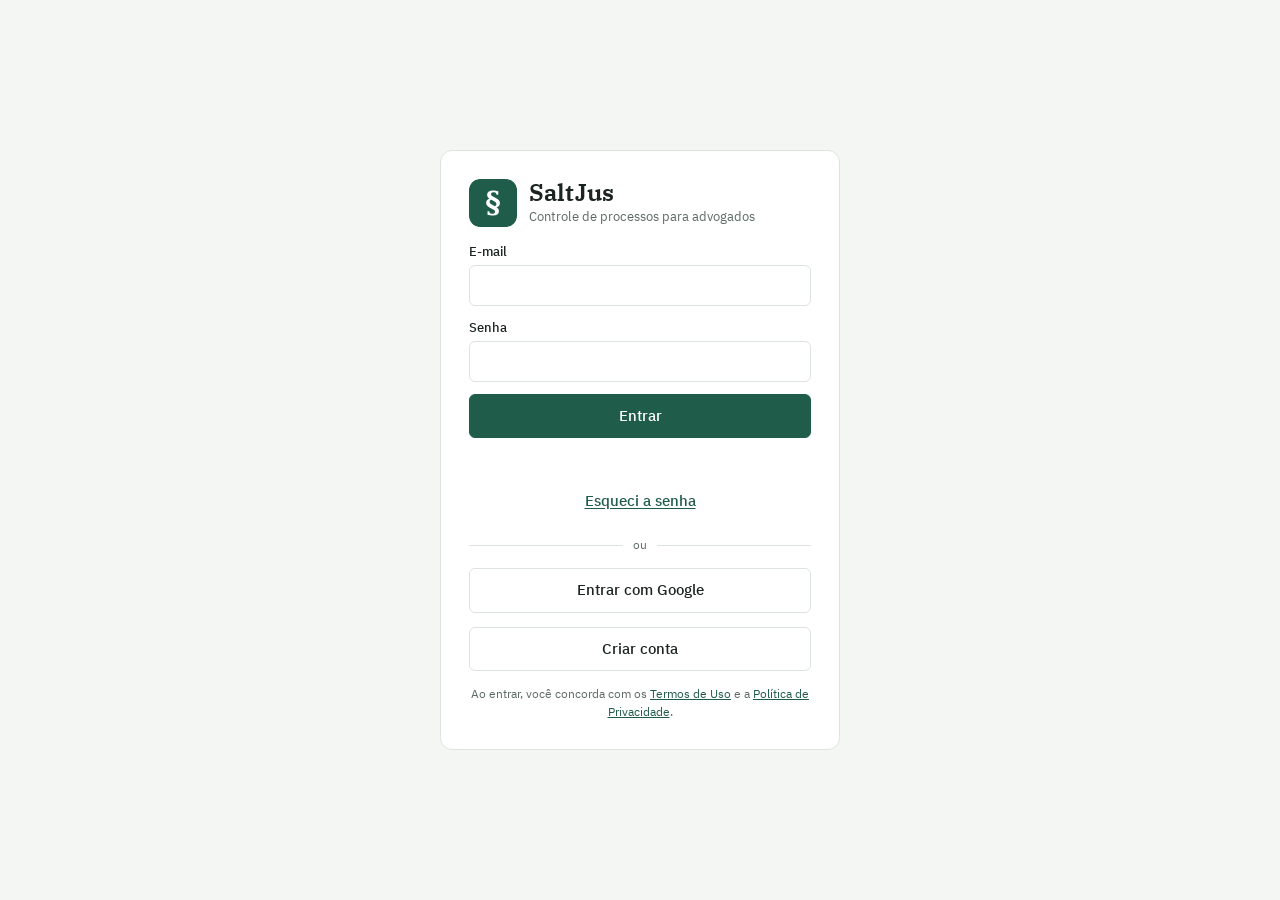
<file: index.html>
<!DOCTYPE html>
<html lang="pt-BR">
<head>
<meta charset="utf-8">
<meta name="viewport" content="width=device-width, initial-scale=1">
<title>SaltJus · Controle de processos</title>
<meta name="description" content="Controle de processos, prazos, audiências e honorários para advogados. By SALT TECH SOLUTION.">
<meta property="og:type" content="website">
<meta property="og:site_name" content="SaltJus">
<meta property="og:title" content="SaltJus · Controle de processos">
<meta property="og:description" content="Processos, prazos em dias úteis, audiências e honorários em um só lugar.">
<meta property="og:image" content="icons/og-image.png">
<meta property="og:locale" content="pt_BR">
<meta name="theme-color" content="#1f5c4a">
<meta name="apple-mobile-web-app-capable" content="yes">
<meta name="apple-mobile-web-app-title" content="SaltJus">
<link rel="manifest" href="manifest.webmanifest">
<link rel="icon" href="icons/favicon.ico" sizes="any">
<link rel="icon" type="image/png" sizes="32x32" href="icons/favicon-32.png">
<link rel="icon" type="image/png" sizes="16x16" href="icons/favicon-16.png">
<link rel="apple-touch-icon" href="icons/apple-touch-icon.png">
<link rel="preload" href="fonts/ibm-plex-sans-latin-400-normal.woff2" as="font" type="font/woff2" crossorigin>
<script>try{var t=localStorage.getItem('jus_theme');if(t)document.documentElement.setAttribute('data-theme',t)}catch(e){}</script>
<script src="vendor/supabase.js"></script>
<script src="config.js"></script>
<style>
@font-face{font-family:"IBM Plex Sans";font-weight:400;font-display:swap;src:url(fonts/ibm-plex-sans-latin-400-normal.woff2) format("woff2")}
@font-face{font-family:"IBM Plex Sans";font-weight:500;font-display:swap;src:url(fonts/ibm-plex-sans-latin-500-normal.woff2) format("woff2")}
@font-face{font-family:"IBM Plex Sans";font-weight:600;font-display:swap;src:url(fonts/ibm-plex-sans-latin-600-normal.woff2) format("woff2")}
@font-face{font-family:"IBM Plex Serif";font-weight:600;font-display:swap;src:url(fonts/ibm-plex-serif-latin-600-normal.woff2) format("woff2")}
@font-face{font-family:"IBM Plex Mono";font-weight:400;font-display:swap;src:url(fonts/ibm-plex-mono-latin-400-normal.woff2) format("woff2")}
@font-face{font-family:"IBM Plex Mono";font-weight:500;font-display:swap;src:url(fonts/ibm-plex-mono-latin-500-normal.woff2) format("woff2")}
/* Layout: barra lateral fixa com navegação + área de trabalho em cartões; no celular, navegação vira abas no topo */
:root{
  --bg:#f4f6f4; --surface:#ffffff; --ink:#1b2420; --muted:#5b6a63; --line:#dde4e0;
  --accent:#1f5c4a; --accent-ink:#ffffff; --accent-soft:#e2efe8;
  --bad:#b3261e; --bad-soft:#fbe8e6; --warn:#8f5b00; --warn-soft:#fcf0d6; --ok:#2b7a4b; --ok-soft:#e3f3e8;
  --f-display:"IBM Plex Serif", Georgia, serif;
  --f-body:"IBM Plex Sans", system-ui, -apple-system, "Segoe UI", sans-serif;
  --f-mono:"IBM Plex Mono", ui-monospace, Menlo, monospace;
  --r:8px;
}
@media (prefers-color-scheme: dark){
  :root:not([data-theme="light"]){
    --bg:#111614; --surface:#19201d; --ink:#e5ebe8; --muted:#98a69f; --line:#2a3430;
    --accent:#72c4a4; --accent-ink:#0c1a14; --accent-soft:#1d3a2f;
    --bad:#ff8f86; --bad-soft:#3b1f1c; --warn:#f2c15f; --warn-soft:#3a2f16; --ok:#7fd39d; --ok-soft:#183324;
    color-scheme:dark;
  }
}
:root[data-theme="dark"]{
  --bg:#111614; --surface:#19201d; --ink:#e5ebe8; --muted:#98a69f; --line:#2a3430;
  --accent:#72c4a4; --accent-ink:#0c1a14; --accent-soft:#1d3a2f;
  --bad:#ff8f86; --bad-soft:#3b1f1c; --warn:#f2c15f; --warn-soft:#3a2f16; --ok:#7fd39d; --ok-soft:#183324;
  color-scheme:dark;
}
*{box-sizing:border-box}
html,body{height:100%;margin:0}
body{background:var(--bg);color:var(--ink);font:15px/1.5 var(--f-body)}
button,input,select,textarea{font:inherit;color:inherit}
.app{display:grid;grid-template-columns:232px 1fr;min-height:100%}
aside{background:var(--surface);border-right:1px solid var(--line);padding:20px 14px;display:flex;flex-direction:column;gap:18px;position:sticky;top:0;height:100vh}
.brand{display:flex;flex-direction:column;gap:2px;padding:0 8px}
.brand b{font:600 22px/1.1 var(--f-display);letter-spacing:.2px}
.brand span{font-size:12px;color:var(--muted)}
nav{display:flex;flex-direction:column;gap:2px}
nav a{display:flex;justify-content:space-between;align-items:center;padding:9px 10px;border-radius:6px;color:var(--ink);text-decoration:none;font-weight:500}
nav a:hover{background:var(--bg)}
nav a.on{background:var(--accent-soft);color:var(--accent)}
nav a .n{font:500 12px var(--f-mono);color:var(--muted)}
nav a .n.alert{color:var(--bad)}
.side-foot{margin-top:auto;display:flex;flex-direction:column;gap:8px;font-size:12px;color:var(--muted);padding:0 8px}
main{padding:28px clamp(16px,3vw,40px) 60px;min-width:0;display:flex;flex-direction:column;gap:20px}
.head{display:flex;flex-wrap:wrap;gap:12px;align-items:flex-end;justify-content:space-between}
h1{font:600 26px/1.2 var(--f-display);margin:0;text-wrap:balance}
h2{font:600 16px/1.3 var(--f-body);margin:0}
.sub{color:var(--muted);font-size:13px;margin-top:2px}
.btn{border:1px solid var(--line);background:var(--surface);padding:8px 14px;border-radius:6px;cursor:pointer;font-weight:500;white-space:nowrap}
.btn:hover{border-color:var(--muted)}
.btn.pri{background:var(--accent);color:var(--accent-ink);border-color:var(--accent)}
.btn.pri:hover{filter:brightness(1.08)}
.btn.sm{padding:4px 10px;font-size:13px}
.btn.danger{color:var(--bad)}
.btn.danger.armed{background:var(--bad);color:#fff;border-color:var(--bad)}
.btn.link{border:none;background:none;padding:0;color:var(--accent);text-decoration:underline;text-underline-offset:2px}
:focus-visible{outline:2px solid var(--accent);outline-offset:2px}
.card{background:var(--surface);border:1px solid var(--line);border-radius:var(--r);padding:18px;display:flex;flex-direction:column;gap:12px;min-width:0}
.card-h{display:flex;justify-content:space-between;align-items:center;gap:10px;flex-wrap:wrap}
.kpis{display:grid;grid-template-columns:repeat(auto-fit,minmax(170px,1fr));gap:12px}
.kpi{background:var(--surface);border:1px solid var(--line);border-radius:var(--r);padding:14px 16px;display:flex;flex-direction:column;gap:4px;border-top:3px solid var(--line)}
.kpi .v{font:600 28px/1 var(--f-display);font-variant-numeric:tabular-nums}
.kpi .l{font-size:13px;color:var(--muted)}
.kpi.bad{border-top-color:var(--bad)} .kpi.bad .v{color:var(--bad)}
.kpi.warn{border-top-color:var(--warn)}
.kpi.acc{border-top-color:var(--accent)}
.grid2{display:grid;grid-template-columns:1.4fr 1fr;gap:16px}
.mono{font-family:var(--f-mono);font-size:13.5px;font-variant-numeric:tabular-nums}
.muted{color:var(--muted)}
.tbl-wrap{overflow-x:auto;margin:0 -18px;padding:0 18px}
table{width:100%;border-collapse:collapse;font-size:14px}
th{text-align:left;font-weight:500;color:var(--muted);font-size:12px;text-transform:uppercase;letter-spacing:.4px;padding:8px 10px;border-bottom:1px solid var(--line);white-space:nowrap}
td{padding:10px;border-bottom:1px solid var(--line);vertical-align:top}
tr.click{cursor:pointer} tr.click:hover td{background:var(--bg)}
td.num{text-align:right;font-variant-numeric:tabular-nums;white-space:nowrap}
.chip{display:inline-flex;align-items:center;gap:4px;font-size:12px;font-weight:500;padding:2px 8px;border-radius:99px;background:var(--bg);color:var(--muted);border:1px solid var(--line);white-space:nowrap}
.chip.bad{background:var(--bad-soft);color:var(--bad);border-color:transparent}
.chip.warn{background:var(--warn-soft);color:var(--warn);border-color:transparent}
.chip.ok{background:var(--ok-soft);color:var(--ok);border-color:transparent}
.chip.acc{background:var(--accent-soft);color:var(--accent);border-color:transparent}
.list{display:flex;flex-direction:column}
.item{display:grid;grid-template-columns:auto 1fr auto;gap:12px;align-items:start;padding:11px 0;border-bottom:1px solid var(--line)}
.item:last-child{border-bottom:none}
.item .t{font-weight:500}
.item .m{font-size:13px;color:var(--muted)}
.item.done .t{text-decoration:line-through;color:var(--muted)}
.stripe{width:4px;align-self:stretch;border-radius:2px;background:var(--line)}
.stripe.bad{background:var(--bad)} .stripe.warn{background:var(--warn)} .stripe.acc{background:var(--accent)}
.date-box{width:52px;text-align:center;border:1px solid var(--line);border-radius:6px;padding:4px 0;line-height:1.15}
.date-box b{display:block;font:600 18px var(--f-display)}
.date-box span{font-size:11px;color:var(--muted);text-transform:uppercase}
.toolbar{display:flex;flex-wrap:wrap;gap:8px;align-items:center}
input[type=text],input[type=password],input[type=search],input[type=date],input[type=time],input[type=number],input[type=email],input[type=tel],select,textarea{background:var(--surface);border:1px solid var(--line);border-radius:6px;padding:8px 10px;min-width:0}
textarea{resize:vertical;min-height:70px;width:100%}
.seg{display:inline-flex;border:1px solid var(--line);border-radius:6px;overflow:hidden}
.seg button{border:none;background:var(--surface);padding:7px 12px;cursor:pointer;font-size:13px}
.seg button.on{background:var(--accent-soft);color:var(--accent);font-weight:600}
.group-h{font-size:12px;text-transform:uppercase;letter-spacing:.5px;color:var(--muted);font-weight:600;margin-top:6px}
.group-h.bad{color:var(--bad)}
.empty{padding:28px 10px;text-align:center;color:var(--muted);display:flex;flex-direction:column;gap:10px;align-items:center}
.banner{border:1px solid var(--line);background:var(--warn-soft);color:var(--ink);border-radius:var(--r);padding:10px 14px;font-size:13px}
.welcome{background:var(--accent-soft);border:1px solid transparent;border-radius:var(--r);padding:18px;display:flex;flex-wrap:wrap;gap:12px;align-items:center;justify-content:space-between}
.welcome p{margin:2px 0 0;color:var(--muted);font-size:14px;max-width:60ch}
.fields{display:grid;grid-template-columns:repeat(2,minmax(0,1fr));gap:12px 14px}
.fields .full{grid-column:1/-1}
.f{display:flex;flex-direction:column;gap:4px}
.f label{font-size:13px;font-weight:500}
.f .hint{font-size:12px;color:var(--muted)}
.f .hint.bad{color:var(--bad)} .f .hint.ok{color:var(--ok)}
.calc{display:grid;grid-template-columns:repeat(auto-fit,minmax(140px,1fr));gap:10px;align-items:end}
.calc-out{font-size:14px}
.calc-out b{font:600 20px var(--f-display)}
.overlay{position:fixed;inset:0;background:rgba(10,16,13,.45);display:flex;align-items:flex-start;justify-content:center;padding:5vh 16px;z-index:20;overflow-y:auto}
.modal{background:var(--surface);border-radius:10px;border:1px solid var(--line);width:min(680px,100%);padding:22px;display:flex;flex-direction:column;gap:16px;box-shadow:0 20px 50px rgba(0,0,0,.25)}
.modal-h{display:flex;justify-content:space-between;align-items:center}
.modal-f{display:flex;justify-content:space-between;gap:8px;flex-wrap:wrap}
.x{border:none;background:none;font-size:22px;cursor:pointer;color:var(--muted);line-height:1}
.dl{display:grid;grid-template-columns:repeat(auto-fit,minmax(180px,1fr));gap:12px 20px}
.dl > div > span:first-child{display:block;font-size:12px;color:var(--muted)}
td.mono{white-space:nowrap}
.timeline{display:flex;flex-direction:column;gap:0;border-left:2px solid var(--line);margin-left:6px}
.tl{position:relative;padding:0 0 14px 16px}
.tl::before{content:"";position:absolute;left:-6px;top:6px;width:10px;height:10px;border-radius:50%;background:var(--surface);border:2px solid var(--accent)}
.tl .d{font-size:12px;color:var(--muted)}
.back{align-self:flex-start}
.toast{position:fixed;bottom:20px;left:50%;transform:translateX(-50%);background:var(--ink);color:var(--bg);padding:9px 16px;border-radius:6px;font-size:14px;z-index:30}
.bars{display:flex;flex-direction:column;gap:8px}
.bar{display:grid;grid-template-columns:110px 1fr 28px;gap:8px;align-items:center;font-size:13px}
.bar i{display:block;height:8px;border-radius:4px;background:var(--accent)}
.bar .track{background:var(--bg);border-radius:4px}
.loading{padding:60px;text-align:center;color:var(--muted)}
[hidden]{display:none!important}
.auth-wrap{min-height:100%;display:flex;align-items:center;justify-content:center;padding:32px 16px}
.auth-card{background:var(--surface);border:1px solid var(--line);border-radius:12px;padding:28px;width:min(400px,100%);display:flex;flex-direction:column;gap:14px}
.auth-brand{display:flex;gap:12px;align-items:center}
.auth-brand img{width:48px;height:48px;border-radius:11px}
.auth-brand b{display:block;font:600 24px/1.1 var(--f-display)}
.auth-brand span{font-size:13px;color:var(--muted)}
.auth-card form{display:flex;flex-direction:column;gap:12px}
.auth-card .btn{width:100%;padding:10px 14px}
.auth-msg{font-size:13px;color:var(--muted);min-height:1.2em}
.auth-msg.bad{color:var(--bad)}
.or{display:flex;align-items:center;gap:10px;color:var(--muted);font-size:12px}
.or::before,.or::after{content:"";flex:1;border-top:1px solid var(--line)}
.auth-foot{font-size:12px;color:var(--muted);text-align:center}
.auth-foot a,.legal a{color:var(--accent)}
.check{display:flex;gap:8px;align-items:flex-start;font-size:13px}
.check input{margin-top:3px}
.sync{font-size:12px;color:var(--muted)}
.sync.bad{color:var(--bad)}
.who{font-size:13px;color:var(--ink);font-weight:500;word-break:break-word}
#dlg-root .overlay{z-index:40}
.danger-zone{border-color:var(--bad-soft)}
@media (max-width:900px){
  .grid2{grid-template-columns:1fr}
}
@media (max-width:760px){
  .app{grid-template-columns:1fr}
  aside{position:static;height:auto;padding:12px 12px 0;border-right:none;border-bottom:1px solid var(--line);gap:10px}
  nav{flex-direction:row;overflow-x:auto;gap:4px;padding-bottom:8px}
  nav a{flex:none;gap:6px}
  .side-foot{display:none}
  .fields{grid-template-columns:1fr}
  main{padding-top:18px}
}
@media (prefers-reduced-motion:reduce){*{transition:none!important;animation:none!important}}
</style>
</head>
<body>
<div id="auth" class="auth-wrap" hidden>
  <div class="auth-card">
    <div class="auth-brand"><img src="icons/icon-192.png" alt=""><div><b>SaltJus</b><span>Controle de processos para advogados</span></div></div>
    <form id="lf">
      <div class="f"><label for="aem">E-mail</label><input type="email" id="aem" autocomplete="username" required></div>
      <div class="f"><label for="apw">Senha</label><input type="password" id="apw" autocomplete="current-password" required></div>
      <button class="btn pri" type="submit" id="login">Entrar</button>
      <div class="auth-msg" id="amsg" role="status"></div>
    </form>
    <button class="btn link" type="button" id="reset" style="width:auto;align-self:center">Esqueci a senha</button>
    <div class="or">ou</div>
    <button class="btn" type="button" data-google>Entrar com Google</button>
    <button class="btn" type="button" id="signup">Criar conta</button>
    <div class="auth-foot">Ao entrar, você concorda com os <a href="termos.html">Termos de Uso</a> e a <a href="privacidade.html">Política de Privacidade</a>.</div>
  </div>
</div>
<div class="app" id="app" hidden>
  <aside>
    <div class="brand"><b>SaltJus</b><span>Controle de processos</span></div>
    <nav id="nav"></nav>
    <div class="side-foot">
      <div class="who" id="who"></div>
      <div class="sync" id="sync" role="status"></div>
    </div>
  </aside>
  <main id="main"><div class="loading">Carregando seus processos…</div></main>
</div>
<div id="modal-root"></div>
<div id="dlg-root"></div>

<script>
/* ===================== Utilidades ===================== */
const $ = (s, r=document) => r.querySelector(s);
const esc = s => String(s ?? "").replace(/[&<>"']/g, c => ({"&":"&amp;","<":"&lt;",">":"&gt;",'"':"&quot;","'":"&#39;"}[c]));
const rid = p => p + "_" + Date.now().toString(36) + Math.random().toString(36).slice(2,7);
const pad = n => String(n).padStart(2,"0");
const iso = d => d.getFullYear()+"-"+pad(d.getMonth()+1)+"-"+pad(d.getDate());
const parse = s => { const [y,m,d] = s.split("-").map(Number); return new Date(y,m-1,d); };
const today = () => iso(new Date());
const addDays = (s,n) => { const d=parse(s); d.setDate(d.getDate()+n); return iso(d); };
const diff = (a,b) => Math.round((parse(b)-parse(a))/86400000);
const DOW = ["dom","seg","ter","qua","qui","sex","sáb"];
const MES = ["jan","fev","mar","abr","mai","jun","jul","ago","set","out","nov","dez"];
const fmtD = s => s ? s.split("-").reverse().join("/") : "—";
const fmtDL = s => { if(!s) return "—"; const d=parse(s); return DOW[d.getDay()]+", "+fmtD(s); };
const BRL = new Intl.NumberFormat("pt-BR",{style:"currency",currency:"BRL"});
const money = v => BRL.format(Number(v)||0);
const toNum = v => { if(typeof v==="number") return v; const s=String(v||"").replace(/[^\d,.-]/g,""); return Number(s.includes(",") ? s.replace(/\./g,"").replace(",",".") : s) || 0; };

/* ===================== Feriados e dias úteis (CPC art. 219, 220, 224) ===================== */
function easter(y){const a=y%19,b=Math.floor(y/100),c=y%100,d=Math.floor(b/4),e=b%4,f=Math.floor((b+8)/25),g=Math.floor((b-f+1)/3),h=(19*a+b-d-g+15)%30,i=Math.floor(c/4),k=c%4,l=(32+2*e+2*i-h-k)%7,m=Math.floor((a+11*h+22*l)/451),mo=Math.floor((h+l-7*m+114)/31),da=((h+l-7*m+114)%31)+1;return new Date(y,mo-1,da);}
const _hol = {};
function holidays(y){
  if(_hol[y]) return _hol[y];
  const m = {};
  [["01-01","Confraternização Universal"],["04-21","Tiradentes"],["05-01","Dia do Trabalho"],["09-07","Independência"],["10-12","N. Sra. Aparecida"],["11-02","Finados"],["11-15","Proclamação da República"],["11-20","Consciência Negra"],["12-25","Natal"]]
    .forEach(([md,n]) => m[y+"-"+md]=n);
  const e = easter(y), rel = (n,name) => { const d=new Date(e); d.setDate(d.getDate()+n); m[iso(d)]=name; };
  rel(-48,"Carnaval"); rel(-47,"Carnaval"); rel(-2,"Sexta-feira Santa"); rel(60,"Corpus Christi");
  return _hol[y]=m;
}
function naoUtil(s){
  const d = parse(s), wd = d.getDay(), mo = d.getMonth()+1, da = d.getDate();
  if((mo===12 && da>=20) || (mo===1 && da<=20)) return "Recesso forense";
  const h = holidays(d.getFullYear())[s]; if(h) return h;
  if(wd===0 || wd===6) return "Fim de semana";
  return null;
}
function calcPrazo(inicio, dias, uteis){
  let d = inicio, n = 0; const pulados = [];
  if(uteis){
    while(n < dias){ d = addDays(d,1); const r = naoUtil(d); if(r) pulados.push([d,r]); else n++; }
  } else {
    d = addDays(d, dias);
    while(naoUtil(d)){ pulados.push([d, naoUtil(d)+" (prorrogação)"]); d = addDays(d,1); }
  }
  return { fim:d, pulados };
}

/* ===================== Número CNJ (Res. 65/2008) ===================== */
const UF = ["AC","AL","AP","AM","BA","CE","DF","ES","GO","MA","MT","MS","MG","PA","PB","PR","PE","PI","RJ","RN","RS","RO","RR","SC","SE","SP","TO"];
const cnjDig = s => String(s||"").replace(/\D/g,"").slice(0,20);
function cnjFmt(s){
  const d = cnjDig(s); let o = d.slice(0,7);
  if(d.length>7) o += "-"+d.slice(7,9);
  if(d.length>9) o += "."+d.slice(9,13);
  if(d.length>13) o += "."+d.slice(13,14);
  if(d.length>14) o += "."+d.slice(14,16);
  if(d.length>16) o += "."+d.slice(16,20);
  return o;
}
function cnjCheck(s){
  const d = cnjDig(s); if(d.length!==20) return null;
  const calc = 98n - (BigInt(d.slice(0,7)+d.slice(9)+"00") % 97n);
  return Number(calc) === Number(d.slice(7,9));
}
function cnjMake(seq, ano, j, tr, orig){
  const base = String(seq).padStart(7,"0"), rest = ano+j+tr+orig;
  const dv = 98n - (BigInt(base+rest+"00") % 97n);
  return cnjFmt(base+String(dv).padStart(2,"0")+rest);
}
function cnjTribunal(s){
  const d = cnjDig(s); if(d.length!==20) return "";
  const j = d[13], tr = Number(d.slice(14,16));
  if(j==="8") return UF[tr-1] ? "TJ"+UF[tr-1] : "";
  if(j==="4") return "TRF"+tr;
  if(j==="5") return tr ? "TRT"+tr : "TST";
  if(j==="6") return UF[tr-1] ? "TRE-"+UF[tr-1] : "TSE";
  if(j==="3") return "STJ"; if(j==="1") return "STF";
  return "";
}

/* ===================== Armazenamento (Supabase + cópia local) ===================== */
const S = { items:[], view:"painel", sel:null, ready:false, sync:{t:"",bad:false}, filtroProc:{q:"",status:"Ativo"}, filtroPrazo:{st:"pend",tipo:""} };
const all = t => S.items.filter(i => i.t===t);
const byId = id => S.items.find(i => i.id===id);
let SB = null, USER = null, PEND = {}, SEQ = 0, flushT = null, flushing = false, retryT = null;
const ck = () => "jus_data_"+USER.id, pk = () => "jus_pend_"+USER.id;
function cacheSave(){ if(!USER) return; try{ localStorage.setItem(ck(), JSON.stringify(S.items)); localStorage.setItem(pk(), JSON.stringify(PEND)); }catch(e){} }
function cacheLoad(){ try{ S.items = JSON.parse(localStorage.getItem(ck())||"[]"); PEND = JSON.parse(localStorage.getItem(pk())||"{}"); }catch(e){ S.items=[]; PEND={}; } }
function cacheWipe(){ try{ Object.keys(localStorage).forEach(k => { if(k.indexOf("jus_data_")===0 || k.indexOf("jus_pend_")===0) localStorage.removeItem(k); }); }catch(e){} }
function setSync(t, bad){ S.sync = {t, bad:!!bad}; const el = $("#sync"); if(el){ el.textContent = t; el.className = "sync"+(bad?" bad":""); } const c = $("#sync-conta"); if(c){ c.textContent = t; c.className = "sync"+(bad?" bad":""); } }
const pendCount = () => Object.keys(PEND).length;

async function save(obj){
  if(!obj.id) obj.id = rid(obj.t.slice(0,3));
  obj.atualizado = Date.now();
  const i = S.items.findIndex(x => x.id===obj.id);
  if(i>=0) S.items[i] = obj; else S.items.push(obj);
  PEND[obj.id] = {op:"up", v:++SEQ};
  cacheSave(); render(); schedule();
  return obj;
}
async function remove(id){
  S.items = S.items.filter(x => x.id!==id);
  PEND[id] = {op:"del", v:++SEQ};
  cacheSave(); render(); schedule();
}
function schedule(){ clearTimeout(flushT); flushT = setTimeout(flush, 400); }
async function flush(){
  if(!SB || !USER || flushing) return;
  const snap = JSON.parse(JSON.stringify(PEND)), ids = Object.keys(snap);
  if(!ids.length){ setSync("Tudo salvo na nuvem"); return; }
  flushing = true; setSync("Salvando…");
  const now = new Date().toISOString();
  const ups = ids.filter(i => snap[i].op==="up").map(byId).filter(Boolean).map(o => { const {id, ...dados} = o; return {user_id:USER.id, id, tipo:o.t, dados, updated_at:now}; });
  const dels = ids.filter(i => snap[i].op==="del");
  try{
    for(let k=0; k<ups.length; k+=200){ const r = await SB.from("registros").upsert(ups.slice(k,k+200), {onConflict:"user_id,id"}); if(r.error) throw r.error; }
    for(let k=0; k<dels.length; k+=200){ const r = await SB.from("registros").delete().eq("user_id",USER.id).in("id",dels.slice(k,k+200)); if(r.error) throw r.error; }
    ids.forEach(i => { if(PEND[i] && PEND[i].v===snap[i].v) delete PEND[i]; });
    cacheSave(); flushing = false;
    if(pendCount()) schedule(); else setSync("Tudo salvo na nuvem");
  }catch(e){
    flushing = false;
    const n = pendCount();
    setSync(n+(n===1?" alteração aguardando":" alterações aguardando")+" conexão. Salvas neste aparelho.", true);
    clearTimeout(retryT); retryT = setTimeout(flush, 15000);
    if(!S.errShown){ S.errShown = true; render(); }
  }
}
async function pull(){
  let rows = [], from = 0;
  while(true){
    const r = await SB.from("registros").select("id,tipo,dados").range(from, from+999);
    if(r.error) throw r.error;
    rows = rows.concat(r.data); if(r.data.length < 1000) break; from += 1000;
  }
  const map = new Map(rows.map(x => [x.id, {...x.dados, id:x.id, t:x.tipo}]));
  for(const [id,p] of Object.entries(PEND)){
    if(p.op==="del") map.delete(id);
    else { const loc = S.items.find(i => i.id===id); if(loc) map.set(id, loc); }
  }
  S.items = [...map.values()]; cacheSave(); S.errShown = false; render();
}
function sincronizar(){
  if(!USER || flushing) return;
  setSync("Sincronizando…");
  pull().then(flush).catch(() => setSync("Sem conexão. Mostrando a última cópia salva neste aparelho.", true));
}
document.addEventListener("visibilitychange", () => { if(document.visibilityState==="visible") sincronizar(); });
window.addEventListener("online", () => flush());

/* ===================== Login ===================== */
function showAuth(a){ $("#auth").hidden = !a; $("#app").hidden = a; }
function amsg(t, bad){ const e = $("#amsg"); e.textContent = t; e.className = "auth-msg"+(bad?" bad":""); }
const nomeUser = u => (u.user_metadata && (u.user_metadata.name || u.user_metadata.full_name)) || "";
function enter(u){
  USER = u; cacheLoad(); S.ready = true;
  $("#who").textContent = nomeUser(u) || u.email;
  showAuth(false); route(); sincronizar();
}
function leave(){ USER = null; S.items = []; PEND = {}; S.ready = false; showAuth(true); $("#apw").value = ""; }

function initAuth(){
  const C = window.APP_CONFIG || {};
  if(!window.supabase || !C.SUPABASE_URL){ showAuth(true); amsg("Falta configurar o config.js com os dados do Supabase (veja o LEIA-ME).", true); return; }
  SB = supabase.createClient(C.SUPABASE_URL, C.SUPABASE_ANON_KEY);
  SB.auth.getSession().then(r => { const s = r.data.session; if(s && !USER) enter(s.user); else if(!s) showAuth(true); });
  SB.auth.onAuthStateChange((ev, s) => {
    if(ev==="SIGNED_OUT"){ leave(); }
    else if(ev==="PASSWORD_RECOVERY"){
      uiPrompt("Nova senha", "Digite sua nova senha (mínimo 8 caracteres)", {type:"password", ok:"Salvar senha"}).then(p => {
        if(!p) return;
        if(p.length < 8){ uiAlert("A senha precisa ter pelo menos 8 caracteres. Use o link do e-mail de novo.", "Senha muito curta"); return; }
        SB.auth.updateUser({password:p}).then(r => r.error ? uiAlert("Não foi possível trocar a senha. Peça um novo link em “Esqueci a senha”.", "Senha") : toast("Senha alterada."));
      });
    }
    else if(ev==="SIGNED_IN" && s && (!USER || USER.id!==s.user.id)) enter(s.user);
  });
  $("#lf").addEventListener("submit", e => {
    e.preventDefault(); amsg("Entrando…");
    SB.auth.signInWithPassword({email:$("#aem").value.trim(), password:$("#apw").value}).then(r => {
      if(!r.error){ amsg(""); return; }
      const m = (r.error.message||"").toLowerCase();
      if(m.includes("invalid login")) amsg("E-mail ou senha incorretos. Se ainda não tem conta, clique em Criar conta.", true);
      else if(m.includes("not confirmed")) amsg("Confirme seu e-mail pelo link que enviamos (veja também o spam).", true);
      else if(m.includes("rate limit")) amsg("Muitas tentativas. Aguarde alguns minutos.", true);
      else amsg("Não foi possível entrar: "+r.error.message, true);
    }).catch(() => amsg("Sem conexão. Tente novamente.", true));
  });
  $("#reset").addEventListener("click", () => {
    const em = $("#aem").value.trim(); if(!em){ amsg("Digite seu e-mail acima e clique de novo em Esqueci a senha.", true); return; }
    SB.auth.resetPasswordForEmail(em, {redirectTo: location.origin}).then(() => amsg("Se o e-mail tiver conta, enviamos um link para criar uma nova senha."));
  });
  $("#signup").addEventListener("click", signupOpen);
  document.addEventListener("click", e => {
    const b = e.target.closest && e.target.closest("[data-google]"); if(!b) return;
    if(b.closest("#modal-root") && !$("#sgt").checked){ $("#sgm").textContent = "Para continuar, aceite os Termos de Uso e a Política de Privacidade."; return; }
    b.disabled = true;
    fetch(C.SUPABASE_URL+"/auth/v1/settings", {headers:{apikey:C.SUPABASE_ANON_KEY}}).then(r => r.json()).then(j => {
      if(!(j && j.external && j.external.google)){ b.disabled = false; uiAlert("O login com o Google ainda não está ativado. Use e-mail e senha por enquanto.", "Google indisponível"); return; }
      return SB.auth.signInWithOAuth({provider:"google", options:{redirectTo:location.origin, queryParams:{prompt:"select_account"}}});
    }).catch(() => { b.disabled = false; uiAlert("Sem conexão. Tente novamente.", "Google"); });
  });
}
function signupOpen(){
  $("#modal-root").innerHTML = `<div class="overlay" data-act="fechar-bg"><form class="modal" id="sgf" role="dialog" aria-modal="true" aria-label="Criar conta" style="width:min(440px,100%)">
    <div class="modal-h"><h2 style="font:600 20px var(--f-display)">Criar conta</h2><button class="x" type="button" data-act="fechar" aria-label="Fechar">×</button></div>
    <div class="f"><label for="sgn">Nome</label><input type="text" id="sgn" autocomplete="name" required></div>
    <div class="f"><label for="sge">E-mail</label><input type="email" id="sge" autocomplete="email" required value="${esc($("#aem").value.trim())}"></div>
    <div class="f"><label for="sgp">Senha</label><input type="password" id="sgp" autocomplete="new-password" minlength="8" required><span class="hint">Mínimo de 8 caracteres.</span></div>
    <div class="f"><label for="sgc">Repita a senha</label><input type="password" id="sgc" autocomplete="new-password" required></div>
    <label class="check"><input type="checkbox" id="sgt"> <span>Li e aceito os <a href="termos.html" target="_blank" rel="noopener">Termos de Uso</a> e a <a href="privacidade.html" target="_blank" rel="noopener">Política de Privacidade</a>.</span></label>
    <div class="auth-msg bad" id="sgm" role="alert"></div>
    <button class="btn pri" type="submit" id="sgok">Criar conta</button>
    <div class="or">ou</div>
    <button class="btn" type="button" data-google>Criar com Google</button>
  </form></div>`;
  $("#sgn").focus();
  $("#sgf").addEventListener("submit", e => {
    e.preventDefault();
    const nm = $("#sgn").value.trim(), em = $("#sge").value.trim(), pw = $("#sgp").value, m = t => $("#sgm").textContent = t;
    if(!nm) return m("Informe seu nome.");
    if(!/^[^@\s]+@[^@\s]+\.[^@\s]+$/.test(em)) return m("Informe um e-mail válido.");
    if(pw.length < 8) return m("A senha precisa ter pelo menos 8 caracteres.");
    if(pw !== $("#sgc").value) return m("As senhas não são iguais.");
    if(!$("#sgt").checked) return m("Para criar a conta, aceite os Termos de Uso e a Política de Privacidade.");
    m(""); const bt = $("#sgok"); bt.disabled = true; bt.textContent = "Criando…";
    SB.auth.signUp({email:em, password:pw, options:{data:{name:nm}, emailRedirectTo:location.origin}}).then(r => {
      bt.disabled = false; bt.textContent = "Criar conta";
      if(r.error){ const s = (r.error.message||"").toLowerCase(); return m(s.includes("rate limit") ? "Muitas tentativas. Aguarde alguns minutos." : s.includes("password") ? "Senha fraca. Tente uma senha mais forte." : "Não foi possível criar a conta: "+r.error.message); }
      if(r.data.user && r.data.user.identities && r.data.user.identities.length===0) return m("Este e-mail já tem conta. Feche esta janela e use Entrar ou Esqueci a senha.");
      $("#aem").value = em; closeModal();
      if(!r.data.session) uiAlert("Enviamos um link de confirmação para "+em+". Abra o e-mail (veja também o spam), confirme e depois clique em Entrar.", "Conta criada");
    }).catch(() => { bt.disabled = false; bt.textContent = "Criar conta"; m("Sem conexão. Tente novamente."); });
  });
}

/* ===================== Diálogos ===================== */
function uiDialog({title, text, input, ok="OK", cancel="Cancelar", danger=false, noCancel=false}){
  return new Promise(res => {
    const root = $("#dlg-root");
    root.innerHTML = `<div class="overlay"><form class="modal" role="alertdialog" aria-modal="true" aria-label="${esc(title)}" style="width:min(440px,100%)">
      <h2 style="font:600 19px var(--f-display)">${esc(title)}</h2><p style="margin:0">${esc(text)}</p>
      ${input?`<input id="dlg-in" type="${input}" autocomplete="${input==="password"?"new-password":"off"}">`:""}
      <div class="toolbar" style="justify-content:flex-end">${noCancel?"":`<button class="btn" type="button" id="dlg-no">${esc(cancel)}</button>`}<button class="btn ${danger?"danger armed":"pri"}" type="submit">${esc(ok)}</button></div></form></div>`;
    const f = root.querySelector("form"), done = v => { root.innerHTML = ""; res(v); };
    f.addEventListener("submit", e => { e.preventDefault(); done(input ? $("#dlg-in").value : true); });
    const no = $("#dlg-no"); if(no) no.addEventListener("click", () => done(input ? null : false));
    (input ? $("#dlg-in") : f.querySelector("button[type=submit]")).focus();
  });
}
const uiAlert = (text, title="Aviso") => uiDialog({title, text, noCancel:true});
const uiConfirm = (text, o={}) => uiDialog({title:o.title||"Confirmar", text, ok:o.ok||"Confirmar", danger:o.danger});
const uiPrompt = (title, text, o={}) => uiDialog({title, text, input:o.type||"text", ok:o.ok||"OK"});

/* ===================== Regras de negócio ===================== */
function urg(ev){
  if(ev.feito) return {cls:"", chip:"ok", txt:"Concluído"};
  const d = diff(today(), ev.data);
  if(d<0) return {cls:"bad", chip:"bad", txt:"Vencido há "+(-d)+" d"};
  if(d===0) return {cls:"bad", chip:"bad", txt:"Hoje"};
  if(d===1) return {cls:"warn", chip:"warn", txt:"Amanhã"};
  if(d<=3) return {cls:"warn", chip:"warn", txt:"Em "+d+" dias"};
  if(d<=7) return {cls:"acc", chip:"acc", txt:"Em "+d+" dias"};
  return {cls:"", chip:"", txt:"Em "+d+" dias"};
}
const procLabel = p => p ? (p.numero || "Sem número") : "";
const cliName = id => (byId(id)||{}).nome || "—";
function proxEvento(pid){
  return all("evento").filter(e => e.processoId===pid && !e.feito).sort((a,b)=>a.data.localeCompare(b.data))[0];
}
const statusChip = s => `<span class="chip ${s==="Ativo"?"acc":s==="Suspenso"?"warn":""}">${esc(s||"—")}</span>`;

/* ===================== Navegação ===================== */
const VIEWS = [["painel","Painel"],["processos","Processos"],["prazos","Prazos e agenda"],["clientes","Clientes"],["honorarios","Honorários"],["conta","Conta"]];
function route(){
  const h = location.hash.replace("#","");
  S.view = VIEWS.some(v=>v[0]===h) ? h : "painel";
  S.sel = null; render(); window.scrollTo(0,0);
}
window.addEventListener("hashchange", route);

function renderNav(){
  const venc = all("evento").filter(e => !e.feito && e.data <= today()).length;
  const cnt = { processos: all("processo").filter(p=>p.status==="Ativo").length, prazos: venc, clientes: all("cliente").length };
  $("#nav").innerHTML = VIEWS.map(([k,l]) => {
    const n = cnt[k]; const alert = k==="prazos" && venc>0;
    return `<a href="#${k}" class="${S.view===k?"on":""}">${l}${n?`<span class="n ${alert?"alert":""}" title="${alert?"Prazos vencidos ou para hoje":""}">${n}</span>`:""}</a>`;
  }).join("");
}

/* ===================== Render ===================== */
function render(){
  if(!S.ready){ return; }
  renderNav();
  const m = $("#main");
  let h = "";
  if(S.sync.bad && S.view!=="conta") h += `<div class="banner">${esc(S.sync.t)}</div>`;
  if(S.view==="processos" && S.sel) h += viewProcesso(byId(S.sel));
  else h += ({painel:viewPainel, processos:viewProcessos, prazos:viewPrazos, clientes:viewClientes, honorarios:viewHonorarios, conta:viewConta})[S.view]();
  m.innerHTML = h;
  afterRender();
}

function welcome(){
  if(S.items.length) return "";
  return `<div class="welcome"><div><h2>Comece cadastrando um processo</h2><p>Cadastre clientes, processos e prazos. Os vencimentos são calculados em dias úteis, já descontando feriados nacionais e o recesso forense. Quer ver como fica com dados? Carregue um exemplo e apague depois com um clique.</p></div>
  <div class="toolbar"><button class="btn" data-act="demo" type="button">Carregar exemplo</button><button class="btn pri" data-act="novo-proc" type="button">Novo processo</button></div></div>`;
}

function eventItem(e, showProc=true){
  const u = urg(e), p = byId(e.processoId), d = parse(e.data);
  return `<div class="item ${e.feito?"done":""}">
    <div class="date-box"><b>${pad(d.getDate())}</b><span>${MES[d.getMonth()]}</span></div>
    <div><div class="t">${esc(e.titulo)}</div>
      <div class="m">${esc(e.tipo)}${e.hora?" · "+esc(e.hora):""}${e.local?" · "+esc(e.local):""}${showProc && p?` · <button class="btn link" data-act="abrir-proc" data-id="${p.id}" type="button">${esc(procLabel(p))}</button> · ${esc(cliName(p.clienteId))}`:""}</div></div>
    <div class="toolbar" style="justify-content:flex-end">${u.txt?`<span class="chip ${u.chip}">${u.txt}</span>`:""}
      <button class="btn sm" data-act="toggle-ev" data-id="${e.id}" type="button">${e.feito?"Reabrir":"Concluir"}</button>
      <button class="btn sm" data-act="edit-ev" data-id="${e.id}" type="button">Editar</button></div>
  </div>`;
}

function viewPainel(){
  const t = today(), evs = all("evento"), procs = all("processo"), hon = all("honorario");
  const pend = evs.filter(e=>!e.feito);
  const venc = pend.filter(e=>e.data<t), semana = pend.filter(e=>e.data>=t && e.data<=addDays(t,7));
  const mes = t.slice(0,7), aud = evs.filter(e=>e.tipo==="Audiência" && e.data.startsWith(mes));
  const aberto = hon.filter(x=>!x.pago).reduce((s,x)=>s+toNum(x.valor),0);
  const prox = pend.sort((a,b)=>a.data.localeCompare(b.data)||(a.hora||"").localeCompare(b.hora||"")).slice(0,8);
  const areas = {}; procs.filter(p=>p.status==="Ativo").forEach(p=>areas[p.area||"Outra"]=(areas[p.area||"Outra"]||0)+1);
  const maxA = Math.max(1,...Object.values(areas));
  const honAb = hon.filter(x=>!x.pago).sort((a,b)=>(a.venc||"9").localeCompare(b.venc||"9")).slice(0,5);
  return `<div class="head"><div><h1>Painel</h1><div class="sub">${fmtDL(t)}</div></div>
    <div class="toolbar"><button class="btn" data-act="novo-ev" type="button">Novo prazo</button><button class="btn pri" data-act="novo-proc" type="button">Novo processo</button></div></div>
  ${welcome()}
  <div class="kpis">
    <div class="kpi acc"><span class="v">${procs.filter(p=>p.status==="Ativo").length}</span><span class="l">Processos ativos</span></div>
    <div class="kpi ${venc.length?"bad":""}"><span class="v">${venc.length}</span><span class="l">Prazos vencidos e não concluídos</span></div>
    <div class="kpi warn"><span class="v">${semana.length}</span><span class="l">Compromissos nos próximos 7 dias</span></div>
    <div class="kpi"><span class="v">${aud.length}</span><span class="l">Audiências em ${MES[new Date().getMonth()]}</span></div>
    <div class="kpi"><span class="v" style="font-size:22px">${money(aberto)}</span><span class="l">Honorários a receber</span></div>
  </div>
  <div class="grid2">
    <div class="card"><div class="card-h"><h2>Próximos compromissos</h2><a href="#prazos" class="btn sm">Ver agenda</a></div>
      ${prox.length?`<div class="list">${prox.map(e=>eventItem(e)).join("")}</div>`:`<div class="empty">Nenhum prazo pendente.</div>`}</div>
    <div style="display:flex;flex-direction:column;gap:16px">
      <div class="card"><h2>Processos ativos por área</h2>
        ${Object.keys(areas).length?`<div class="bars">${Object.entries(areas).sort((a,b)=>b[1]-a[1]).map(([k,v])=>`<div class="bar"><span>${esc(k)}</span><span class="track"><i style="width:${v/maxA*100}%"></i></span><span class="mono">${v}</span></div>`).join("")}</div>`:`<div class="empty">Sem processos ativos.</div>`}</div>
      <div class="card"><div class="card-h"><h2>Honorários em aberto</h2><a href="#honorarios" class="btn sm">Ver todos</a></div>
        ${honAb.length?`<div class="list">${honAb.map(x=>{const late=x.venc&&x.venc<t;return `<div class="item" style="grid-template-columns:1fr auto"><div><div class="t">${esc(x.descricao)}</div><div class="m">${esc(cliName(x.clienteId))} · vence ${fmtD(x.venc)}</div></div><div style="text-align:right"><div class="mono">${money(x.valor)}</div>${late?`<span class="chip bad">Atrasado</span>`:""}</div></div>`}).join("")}</div>`:`<div class="empty">Nada em aberto.</div>`}</div>
    </div>
  </div>`;
}

function viewProcessos(){
  const f = S.filtroProc, q = f.q.toLowerCase().trim();
  let ps = all("processo").filter(p => !f.status || p.status===f.status);
  if(q) ps = ps.filter(p => [p.numero, cnjDig(p.numero), cliName(p.clienteId), p.contraria, p.area, p.vara, p.comarca, p.classe].join(" ").toLowerCase().includes(q));
  ps.sort((a,b) => { const ea=proxEvento(a.id), eb=proxEvento(b.id); return (ea?ea.data:"9").localeCompare(eb?eb.data:"9"); });
  const sts = ["Ativo","Suspenso","Arquivado","Encerrado",""];
  return `<div class="head"><div><h1>Processos</h1><div class="sub">${all("processo").length} cadastrados</div></div>
    <button class="btn pri" data-act="novo-proc" type="button">Novo processo</button></div>
  ${welcome()}
  <div class="card">
    <div class="toolbar">
      <input type="search" id="q-proc" placeholder="Buscar por número, cliente, parte, vara…" value="${esc(f.q)}" style="flex:1;min-width:220px" aria-label="Buscar processos">
      <div class="seg" role="group" aria-label="Filtrar por situação">${sts.map(s=>`<button type="button" data-act="f-status" data-v="${s}" class="${f.status===s?"on":""}">${s||"Todos"}</button>`).join("")}</div>
    </div>
    ${ps.length?`<div class="tbl-wrap"><table><thead><tr><th>Número</th><th>Cliente</th><th>Parte contrária</th><th>Área</th><th>Vara / Comarca</th><th>Situação</th><th>Próximo prazo</th></tr></thead><tbody>
    ${ps.map(p=>{const e=proxEvento(p.id), u=e&&urg(e);return `<tr class="click" data-act="abrir-proc" data-id="${p.id}" tabindex="0">
      <td class="mono">${esc(procLabel(p))}</td><td>${esc(cliName(p.clienteId))}<div class="muted" style="font-size:12px">${esc(p.polo||"")}</div></td><td>${esc(p.contraria||"—")}</td><td>${esc(p.area||"—")}</td>
      <td>${esc(p.vara||"—")}<div class="muted" style="font-size:12px">${esc([p.comarca,p.tribunal].filter(Boolean).join(" · "))}</div></td><td>${statusChip(p.status)}</td>
      <td>${e?`${fmtD(e.data)}<div><span class="chip ${u.chip}">${u.txt}</span></div>`:`<span class="muted">—</span>`}</td></tr>`}).join("")}
    </tbody></table></div>`:`<div class="empty">Nenhum processo encontrado${q||f.status?" com esse filtro":""}.</div>`}
  </div>`;
}

function viewProcesso(p){
  if(!p){ S.sel=null; return viewProcessos(); }
  const evs = all("evento").filter(e=>e.processoId===p.id).sort((a,b)=>a.data.localeCompare(b.data));
  const hon = all("honorario").filter(h=>h.processoId===p.id);
  const and = (p.andamentos||[]).slice().sort((a,b)=>b.d.localeCompare(a.d));
  const ok = cnjCheck(p.numero);
  return `<button class="btn sm back" data-act="voltar" type="button">← Processos</button>
  <div class="head"><div><h1 class="mono" style="font-size:22px">${esc(procLabel(p))}</h1>
    <div class="sub">${esc(cliName(p.clienteId))} × ${esc(p.contraria||"—")} ${ok===false?`<span class="chip bad">Dígito verificador não confere</span>`:""}</div></div>
    <div class="toolbar">${p.numero?`<button class="btn" data-act="copiar" data-v="${esc(p.numero)}" type="button">Copiar número</button>`:""}<button class="btn" data-act="edit-proc" data-id="${p.id}" type="button">Editar</button></div></div>
  <div class="card"><div class="dl">
    <div><span>Situação</span>${statusChip(p.status)}</div><div><span>Área</span>${esc(p.area||"—")}</div><div><span>Classe / ação</span>${esc(p.classe||"—")}</div>
    <div><span>Polo do cliente</span>${esc(p.polo||"—")}</div><div><span>Vara</span>${esc(p.vara||"—")}</div><div><span>Comarca</span>${esc(p.comarca||"—")}</div>
    <div><span>Tribunal</span>${esc(p.tribunal||"—")}</div><div><span>Valor da causa</span>${p.valor?money(p.valor):"—"}</div><div><span>Distribuído em</span>${fmtD(p.distribuicao)}</div>
  </div>${p.obs?`<div><span class="muted" style="font-size:12px">Observações</span><div>${esc(p.obs)}</div></div>`:""}</div>
  <div class="grid2">
    <div class="card"><div class="card-h"><h2>Prazos e audiências</h2><button class="btn sm pri" data-act="novo-ev" data-proc="${p.id}" type="button">Adicionar</button></div>
      ${evs.length?`<div class="list">${evs.map(e=>eventItem(e,false)).join("")}</div>`:`<div class="empty">Nenhum prazo neste processo.</div>`}</div>
    <div class="card"><h2>Andamentos</h2>
      <form id="f-and" class="f" style="gap:8px"><label for="and-txt">Registrar andamento</label>
        <textarea id="and-txt" placeholder="Ex.: Juntada de contestação pela parte ré" required></textarea>
        <div class="toolbar"><input type="date" id="and-d" value="${today()}" aria-label="Data do andamento"><button class="btn pri sm" type="submit">Registrar</button></div></form>
      ${and.length?`<div class="timeline">${and.map((a,i)=>`<div class="tl"><div class="d">${fmtD(a.d)}</div><div>${esc(a.txt)}</div></div>`).join("")}</div>`:`<div class="muted" style="font-size:13px">Nenhum andamento registrado.</div>`}
    </div>
  </div>
  <div class="card"><div class="card-h"><h2>Honorários deste processo</h2><button class="btn sm" data-act="novo-hon" data-proc="${p.id}" type="button">Adicionar</button></div>
    ${hon.length?honTable(hon):`<div class="muted" style="font-size:13px">Nenhum lançamento.</div>`}</div>`;
}

function viewPrazos(){
  const f = S.filtroPrazo, t = today();
  let evs = all("evento").filter(e => f.st==="todos" || (f.st==="pend" ? !e.feito : e.feito)).filter(e => !f.tipo || e.tipo===f.tipo);
  evs.sort((a,b)=>a.data.localeCompare(b.data)||(a.hora||"").localeCompare(b.hora||""));
  if(f.st==="feitos") evs.reverse();
  const groups = f.st==="feitos" ? [["Concluídos", evs]] : [
    ["Vencidos", evs.filter(e=>!e.feito && e.data<t), "bad"],
    ["Hoje", evs.filter(e=>e.data===t)],
    ["Próximos 7 dias", evs.filter(e=>e.data>t && e.data<=addDays(t,7))],
    ["Mais adiante", evs.filter(e=>e.data>addDays(t,7))],
    ...(f.st==="todos" ? [["Anteriores concluídos", evs.filter(e=>e.feito && e.data<t)]] : [])
  ];
  return `<div class="head"><div><h1>Prazos e agenda</h1><div class="sub">Prazos, audiências, reuniões e diligências</div></div>
    <button class="btn pri" data-act="novo-ev" type="button">Novo compromisso</button></div>
  <div class="card"><h2>Calculadora de prazo</h2>
    <div class="calc">
      <div class="f"><label for="c-ini">Intimação / publicação em</label><input type="date" id="c-ini" value="${t}"></div>
      <div class="f"><label for="c-dias">Prazo (dias)</label><input type="number" id="c-dias" value="15" min="1" max="365"></div>
      <div class="f"><label for="c-tipo">Contagem</label><select id="c-tipo"><option value="u">Dias úteis (CPC)</option><option value="c">Dias corridos</option></select></div>
      <button class="btn" data-act="calc" type="button">Calcular</button>
    </div>
    <div class="calc-out" id="c-out"></div>
  </div>
  <div class="card">
    <div class="toolbar">
      <div class="seg" role="group" aria-label="Situação">${[["pend","Pendentes"],["feitos","Concluídos"],["todos","Todos"]].map(([k,l])=>`<button type="button" data-act="f-st" data-v="${k}" class="${f.st===k?"on":""}">${l}</button>`).join("")}</div>
      <select id="f-tipo" aria-label="Tipo"><option value="">Todos os tipos</option>${["Prazo","Audiência","Reunião","Diligência"].map(x=>`<option ${f.tipo===x?"selected":""}>${x}</option>`).join("")}</select>
    </div>
    ${evs.length ? groups.filter(g=>g[1].length).map(([l,list,c])=>`<div class="group-h ${c||""}">${l} · ${list.length}</div><div class="list">${list.map(e=>eventItem(e)).join("")}</div>`).join("") : `<div class="empty">Nada por aqui.</div>`}
  </div>`;
}

function viewClientes(){
  const cs = all("cliente").sort((a,b)=>a.nome.localeCompare(b.nome));
  return `<div class="head"><div><h1>Clientes</h1><div class="sub">${cs.length} cadastrados</div></div><button class="btn pri" data-act="novo-cli" type="button">Novo cliente</button></div>
  ${welcome()}
  <div class="card">${cs.length?`<div class="tbl-wrap"><table><thead><tr><th>Nome</th><th>CPF / CNPJ</th><th>Contato</th><th class="num">Processos</th><th class="num">A receber</th></tr></thead><tbody>
  ${cs.map(c=>{const np=all("processo").filter(p=>p.clienteId===c.id).length, ar=all("honorario").filter(h=>h.clienteId===c.id&&!h.pago).reduce((s,h)=>s+toNum(h.valor),0);
    return `<tr class="click" data-act="edit-cli" data-id="${c.id}" tabindex="0"><td><b style="font-weight:500">${esc(c.nome)}</b></td><td class="mono">${esc(c.doc||"—")}</td><td>${esc(c.tel||"")}<div class="muted" style="font-size:12px">${esc(c.email||"")}</div></td><td class="num">${np}</td><td class="num">${ar?money(ar):"—"}</td></tr>`}).join("")}
  </tbody></table></div>`:`<div class="empty">Nenhum cliente cadastrado.</div>`}</div>`;
}

function honTable(hs){
  const t = today();
  return `<div class="tbl-wrap"><table><thead><tr><th>Descrição</th><th>Cliente</th><th>Processo</th><th>Vencimento</th><th class="num">Valor</th><th>Situação</th><th></th></tr></thead><tbody>
  ${hs.map(h=>{const p=byId(h.processoId), late=!h.pago&&h.venc&&h.venc<t;return `<tr><td>${esc(h.descricao)}</td><td>${esc(cliName(h.clienteId))}</td><td class="mono">${p?esc(procLabel(p)):"—"}</td><td>${fmtD(h.venc)}</td><td class="num">${money(h.valor)}</td>
    <td>${h.pago?`<span class="chip ok">Recebido</span>`:late?`<span class="chip bad">Atrasado</span>`:`<span class="chip">Em aberto</span>`}</td>
    <td style="white-space:nowrap"><button class="btn sm" data-act="toggle-hon" data-id="${h.id}" type="button">${h.pago?"Desfazer":"Marcar recebido"}</button> <button class="btn sm" data-act="edit-hon" data-id="${h.id}" type="button">Editar</button></td></tr>`}).join("")}
  </tbody></table></div>`;
}

function viewHonorarios(){
  const hs = all("honorario").sort((a,b)=>(a.pago-b.pago)||(a.venc||"").localeCompare(b.venc||"")), t = today();
  const sum = f => hs.filter(f).reduce((s,h)=>s+toNum(h.valor),0);
  return `<div class="head"><div><h1>Honorários</h1><div class="sub">Contratuais, êxito e parcelas</div></div><button class="btn pri" data-act="novo-hon" type="button">Novo lançamento</button></div>
  <div class="kpis">
    <div class="kpi acc"><span class="v" style="font-size:22px">${money(sum(h=>!h.pago))}</span><span class="l">A receber</span></div>
    <div class="kpi ${sum(h=>!h.pago&&h.venc&&h.venc<t)?"bad":""}"><span class="v" style="font-size:22px">${money(sum(h=>!h.pago&&h.venc&&h.venc<t))}</span><span class="l">Atrasado</span></div>
    <div class="kpi"><span class="v" style="font-size:22px">${money(sum(h=>h.pago))}</span><span class="l">Recebido</span></div>
  </div>
  <div class="card">${hs.length?honTable(hs):`<div class="empty">Nenhum lançamento.</div>`}</div>`;
}

/* ===================== Formulários ===================== */
const AREAS = ["Cível","Trabalhista","Família","Previdenciário","Tributário","Consumidor","Criminal","Empresarial","Administrativo","Outra"];
function field(f, v){
  const id = "fld-"+f.k, req = f.req?"required":"", cls = "f"+(f.full?" full":"");
  let input;
  if(f.type==="select") input = `<select id="${id}" name="${f.k}" ${req}>${f.opts.map(o=>{const [val,lab]=Array.isArray(o)?o:[o,o];return `<option value="${esc(val)}" ${String(v??"")===String(val)?"selected":""}>${esc(lab)}</option>`}).join("")}</select>`;
  else if(f.type==="textarea") input = `<textarea id="${id}" name="${f.k}" ${req}>${esc(v)}</textarea>`;
  else input = `<input id="${id}" name="${f.k}" type="${f.type||"text"}" value="${esc(v)}" ${req} ${f.ph?`placeholder="${esc(f.ph)}"`:""} ${f.mono?'class="mono"':""}>`;
  return `<div class="${cls}"><label for="${id}">${esc(f.label)}${f.req?" *":""}</label>${input}${f.hint!==undefined?`<span class="hint" id="${id}-hint">${esc(f.hint)}</span>`:""}</div>`;
}
function openForm({title, spec, obj, onSave, onDelete, extra="", after}){
  const root = $("#modal-root");
  root.innerHTML = `<div class="overlay" data-act="fechar-bg"><form class="modal" id="mform" role="dialog" aria-modal="true" aria-label="${esc(title)}">
    <div class="modal-h"><h2 style="font:600 20px var(--f-display)">${esc(title)}</h2><button class="x" type="button" data-act="fechar" aria-label="Fechar">×</button></div>
    ${extra}
    <div class="fields">${spec.map(f=>field(f, obj[f.k] ?? f.def ?? "")).join("")}</div>
    <div class="modal-f"><div>${onDelete?`<button class="btn danger" type="button" id="m-del">Excluir</button>`:""}</div>
      <div class="toolbar"><button class="btn" type="button" data-act="fechar">Cancelar</button><button class="btn pri" type="submit">Salvar</button></div></div>
  </form></div>`;
  const form = $("#mform");
  form.addEventListener("submit", async ev => {
    ev.preventDefault();
    const o = { ...obj };
    spec.forEach(f => { const el = form.elements[f.k]; if(el) o[f.k] = f.type==="number"||f.money ? (el.value===""?"":toNum(el.value)) : el.value.trim(); });
    const ok = await onSave(o, form);
    if(ok!==false) closeModal();
  });
  if(onDelete){ const b = $("#m-del"); b.addEventListener("click", async () => {
    if(!b.classList.contains("armed")){ b.classList.add("armed"); b.textContent = "Confirmar exclusão"; return; }
    await onDelete(); closeModal();
  }); }
  if(after) after(form);
  const first = form.querySelector("input,select,textarea"); if(first) first.focus();
}
function closeModal(){ $("#modal-root").innerHTML = ""; }
document.addEventListener("keydown", e => { if(e.key==="Escape" && $("#modal-root").innerHTML) closeModal(); });

const cliOpts = () => [["","— selecione —"], ...all("cliente").sort((a,b)=>a.nome.localeCompare(b.nome)).map(c=>[c.id,c.nome])];
const procOpts = () => [["","— sem processo —"], ...all("processo").map(p=>[p.id, procLabel(p)+" · "+cliName(p.clienteId)])];

function formProcesso(p={t:"processo", status:"Ativo", andamentos:[]}){
  openForm({ title: p.id ? "Editar processo" : "Novo processo", obj:p,
    spec:[
      {k:"numero",label:"Número do processo (CNJ)",full:true,mono:true,ph:"0000000-00.0000.0.00.0000",hint:"Digite só os números; a máscara é aplicada sozinha."},
      {k:"clienteId",label:"Cliente",type:"select",opts:cliOpts()},
      {k:"novoCliente",label:"…ou cadastre um cliente novo",ph:"Nome completo"},
      {k:"polo",label:"Polo do cliente",type:"select",opts:["Autor","Réu","Reclamante","Reclamada","Exequente","Executado","Terceiro interessado"]},
      {k:"contraria",label:"Parte contrária"},
      {k:"area",label:"Área",type:"select",opts:AREAS},
      {k:"classe",label:"Classe / ação",ph:"Ex.: Procedimento Comum Cível"},
      {k:"vara",label:"Vara",ph:"Ex.: 3ª Vara Cível"},
      {k:"comarca",label:"Comarca",ph:"Ex.: Santos"},
      {k:"tribunal",label:"Tribunal",ph:"Preenchido pelo número"},
      {k:"distribuicao",label:"Data de distribuição",type:"date"},
      {k:"valor",label:"Valor da causa (R$)",money:true,ph:"0,00"},
      {k:"status",label:"Situação",type:"select",opts:["Ativo","Suspenso","Arquivado","Encerrado"]},
      {k:"obs",label:"Observações",type:"textarea",full:true}
    ],
    after(form){
      const n = form.elements.numero, hint = $("#fld-numero-hint"), trib = form.elements.tribunal;
      const upd = () => { n.value = cnjFmt(n.value); const c = cnjCheck(n.value);
        if(c===null){ hint.className="hint"; hint.textContent = cnjDig(n.value).length ? "Faltam "+(20-cnjDig(n.value).length)+" dígitos." : "Digite só os números; a máscara é aplicada sozinha."; }
        else if(c){ hint.className="hint ok"; const tr=cnjTribunal(n.value); hint.textContent = "Número válido"+(tr?" · "+tr:"")+"."; if(tr && !trib.value) trib.value = tr; }
        else { hint.className="hint bad"; hint.textContent = "Dígito verificador não confere. Confira o número."; } };
      n.addEventListener("input", upd); if(n.value) upd();
    },
    async onSave(o){
      if(o.novoCliente){ const c = await save({t:"cliente", nome:o.novoCliente}); o.clienteId = c.id; }
      delete o.novoCliente;
      if(!o.clienteId){ toast("Escolha ou cadastre o cliente."); return false; }
      await save(o); toast(p.id ? "Processo atualizado." : "Processo cadastrado.");
      if(!p.id){ S.view="processos"; S.sel=o.id; if(location.hash!=="#processos") history.replaceState(null,"","#processos"); render(); }
    },
    onDelete: p.id ? async () => { await remove(p.id); S.sel=null; toast("Processo excluído. Prazos e honorários dele continuam cadastrados."); } : null
  });
}

function formEvento(e={t:"evento", tipo:"Prazo", data:today(), feito:false}){
  openForm({ title: e.id ? "Editar compromisso" : "Novo compromisso", obj:e,
    extra: `<details ${e.id?"":"open"} class="card" style="padding:12px;gap:8px"><summary style="cursor:pointer;font-weight:500">Calcular vencimento a partir da intimação</summary>
      <div class="calc"><div class="f"><label for="m-ini">Intimação em</label><input type="date" id="m-ini" value="${today()}"></div>
      <div class="f"><label for="m-dias">Dias</label><input type="number" id="m-dias" value="15" min="1"></div>
      <div class="f"><label for="m-tipo">Contagem</label><select id="m-tipo"><option value="u">Úteis</option><option value="c">Corridos</option></select></div>
      <button class="btn" type="button" id="m-calc">Aplicar</button></div><div class="muted" style="font-size:12px" id="m-out"></div></details>`,
    spec:[
      {k:"titulo",label:"Descrição",req:true,full:true,ph:"Ex.: Prazo para réplica"},
      {k:"tipo",label:"Tipo",type:"select",opts:["Prazo","Audiência","Reunião","Diligência"]},
      {k:"processoId",label:"Processo",type:"select",opts:procOpts()},
      {k:"data",label:"Data",type:"date",req:true},
      {k:"hora",label:"Horário",type:"time"},
      {k:"local",label:"Local / link",full:true,ph:"Ex.: Sala 4 ou link da videoconferência"},
      {k:"obs",label:"Observações",type:"textarea",full:true}
    ],
    after(form){
      $("#m-calc").addEventListener("click", () => {
        const r = calcPrazo($("#m-ini").value || today(), Number($("#m-dias").value)||1, $("#m-tipo").value==="u");
        form.elements.data.value = r.fim;
        $("#m-out").textContent = "Vencimento: "+fmtDL(r.fim)+". "+(r.pulados.length? r.pulados.length+" dia(s) não útil(eis) desconsiderado(s).":"");
      });
    },
    async onSave(o){ await save(o); toast("Compromisso salvo."); },
    onDelete: e.id ? async () => { await remove(e.id); toast("Compromisso excluído."); } : null
  });
}

function formCliente(c={t:"cliente"}){
  const procs = c.id ? all("processo").filter(p=>p.clienteId===c.id) : [];
  openForm({ title: c.id ? "Cliente" : "Novo cliente", obj:c,
    spec:[
      {k:"nome",label:"Nome / razão social",req:true,full:true},
      {k:"doc",label:"CPF / CNPJ",mono:true},
      {k:"tel",label:"Telefone / WhatsApp",type:"tel"},
      {k:"email",label:"E-mail",type:"email",full:true},
      {k:"obs",label:"Observações",type:"textarea",full:true}
    ],
    extra: procs.length ? `<div class="card" style="padding:12px;gap:6px"><b style="font-weight:500">Processos deste cliente</b>${procs.map(p=>`<div class="toolbar" style="justify-content:space-between"><button class="btn link mono" type="button" data-act="abrir-proc" data-id="${p.id}">${esc(procLabel(p))}</button>${statusChip(p.status)}</div>`).join("")}</div>` : "",
    async onSave(o){ await save(o); toast("Cliente salvo."); },
    onDelete: c.id ? async () => { await remove(c.id); toast("Cliente excluído."); } : null
  });
}

function formHonorario(h={t:"honorario", pago:false}){
  openForm({ title: h.id ? "Editar lançamento" : "Novo lançamento", obj:h,
    spec:[
      {k:"descricao",label:"Descrição",req:true,full:true,ph:"Ex.: Honorários contratuais, parcela 2/6"},
      {k:"processoId",label:"Processo",type:"select",opts:procOpts()},
      {k:"clienteId",label:"Cliente",type:"select",opts:cliOpts(),hint:"Se vazio, usa o cliente do processo."},
      {k:"valor",label:"Valor (R$)",money:true,req:true,ph:"0,00"},
      {k:"venc",label:"Vencimento",type:"date"},
      {k:"pago",label:"Situação",type:"select",opts:[["false","Em aberto"],["true","Recebido"]]}
    ],
    async onSave(o){ o.pago = o.pago==="true"; if(!o.clienteId && o.processoId) o.clienteId = (byId(o.processoId)||{}).clienteId || ""; await save(o); toast("Lançamento salvo."); },
    onDelete: h.id ? async () => { await remove(h.id); toast("Lançamento excluído."); } : null
  });
}

function viewConta(){
  const u = USER || {}, th = (()=>{ try{ return localStorage.getItem("jus_theme")||""; }catch(e){ return ""; } })();
  const demo = S.items.some(i => i.demo);
  return `<div class="head"><div><h1>Conta e backup</h1><div class="sub">${esc(u.email||"")}</div></div></div>
  <div class="grid2">
    <div class="card"><h2>Sua conta</h2>
      <div class="dl"><div><span>Nome</span>${esc(nomeUser(u)||"—")}</div><div><span>E-mail</span>${esc(u.email||"")}</div></div>
      <div class="sync ${S.sync.bad?"bad":""}" id="sync-conta">${esc(S.sync.t)}</div>
      <div class="toolbar"><button class="btn" type="button" data-act="sincronizar">Sincronizar agora</button><button class="btn" type="button" data-act="sair">Sair da conta</button></div>
    </div>
    <div class="card"><h2>Aparência</h2>
      <div class="seg" role="group" aria-label="Tema">${[["","Automático"],["light","Claro"],["dark","Escuro"]].map(([k,l])=>`<button type="button" data-act="tema" data-v="${k}" class="${th===k?"on":""}">${l}</button>`).join("")}</div>
      <div class="muted" style="font-size:13px">Automático segue o tema do seu aparelho.</div>
    </div>
  </div>
  <div class="card"><h2>Backup</h2>
    <div class="muted" style="font-size:14px">Seus dados ficam salvos na nuvem. Mesmo assim, baixe um backup de tempos em tempos. Para restaurar, escolha um arquivo de backup do SaltJus: registros com o mesmo código são substituídos e os demais são mantidos.</div>
    <div class="toolbar"><button class="btn pri" type="button" data-act="baixar">Baixar backup</button><button class="btn" type="button" data-act="restaurar">Restaurar backup</button>
    ${demo?`<button class="btn danger" type="button" data-act="limpar-demo">Apagar dados de exemplo</button>`:""}</div>
    <input type="file" id="bk-file" accept="application/json,.json" hidden>
  </div>
  <div class="card danger-zone"><h2>Excluir conta</h2>
    <div class="muted" style="font-size:14px">Apaga sua conta e todos os seus clientes, processos, prazos e honorários de forma definitiva. Baixe um backup antes, se quiser guardar uma cópia.</div>
    <div><button class="btn danger" type="button" data-act="excluir-conta">Excluir minha conta</button></div>
  </div>
  <div class="legal muted" style="font-size:13px"><a href="termos.html">Termos de Uso</a> · <a href="privacidade.html">Política de Privacidade</a> · SaltJus, um produto SALT TECH SOLUTION</div>`;
}
function baixar(nome, texto){ const a = document.createElement("a"); a.href = URL.createObjectURL(new Blob([texto], {type:"application/json"})); a.download = nome; document.body.appendChild(a); a.click(); setTimeout(() => { URL.revokeObjectURL(a.href); a.remove(); }, 1000); }
async function restaurarArquivo(file){
  try{
    const d = JSON.parse(await file.text()), its = Array.isArray(d) ? d : d.itens;
    if(!Array.isArray(its)) throw 0;
    const ok = its.filter(o => o && o.t && ["cliente","processo","evento","honorario"].includes(o.t) && o.id);
    if(!ok.length) throw 0;
    if(!(await uiConfirm(ok.length+" registros serão restaurados. Registros com o mesmo código serão substituídos.", {title:"Restaurar backup", ok:"Restaurar"}))) return;
    ok.forEach(o => { const i = S.items.findIndex(x => x.id===o.id); if(i>=0) S.items[i] = {...o}; else S.items.push({...o}); PEND[o.id] = {op:"up", v:++SEQ}; });
    cacheSave(); render(); schedule(); toast(ok.length+" registros restaurados.");
  }catch(e){ uiAlert("Esse arquivo não é um backup válido do SaltJus.", "Backup inválido"); }
}
async function sair(){
  if(pendCount() && !(await uiConfirm("Algumas alterações ainda não chegaram à nuvem. Se sair agora, elas serão perdidas.", {title:"Sair da conta", ok:"Sair mesmo assim", danger:true}))) return;
  cacheWipe(); await SB.auth.signOut(); leave();
}
async function excluirConta(){
  if(!(await uiConfirm("Isso apaga sua conta e todos os seus dados de forma definitiva. Não dá para desfazer.", {title:"Excluir conta", ok:"Continuar", danger:true}))) return;
  const v = await uiPrompt("Confirmar exclusão", "Digite EXCLUIR para confirmar", {ok:"Excluir conta"});
  if(v===null) return;
  if(String(v).trim().toUpperCase()!=="EXCLUIR"){ toast("Confirmação incorreta. Nada foi apagado."); return; }
  const r = await SB.rpc("delete_my_account").catch(() => ({error:true}));
  if(r.error){ uiAlert("Não foi possível excluir a conta agora. Tente de novo em instantes.", "Exclusão"); return; }
  cacheWipe(); await SB.auth.signOut(); leave(); uiAlert("Sua conta e seus dados foram excluídos.", "Conta excluída");
}

/* ===================== Dados de exemplo ===================== */
async function seedDemo(){
  const t = today(), D = n => addDays(t,n), A = String(new Date().getFullYear()-1);
  const c1 = {t:"cliente",demo:true,id:"cli_demo1",nome:"Marina Albuquerque Teixeira",doc:"321.654.987-00",tel:"(13) 98812-4410",email:"marina.teixeira@exemplo.com"};
  const c2 = {t:"cliente",demo:true,id:"cli_demo2",nome:"Construtora Vale Norte Ltda.",doc:"12.345.678/0001-90",tel:"(13) 3221-7788",email:"juridico@valenorte.exemplo"};
  const c3 = {t:"cliente",demo:true,id:"cli_demo3",nome:"Roberto Okada",doc:"456.789.123-11",tel:"(13) 99701-2236"};
  const c4 = {t:"cliente",demo:true,id:"cli_demo4",nome:"Padaria Dois Irmãos ME",doc:"98.765.432/0001-10",tel:"(13) 3467-1020"};
  const p1 = {t:"processo",demo:true,id:"pro_demo1",numero:cnjMake(1012345,A,"8","26","0562"),clienteId:c1.id,polo:"Autor",contraria:"Banco Horizonte S.A.",area:"Consumidor",classe:"Procedimento Comum Cível",vara:"4ª Vara Cível",comarca:"Santos",tribunal:"TJSP",distribuicao:addDays(t,-210),valor:38500,status:"Ativo",
    andamentos:[{d:addDays(t,-210),txt:"Distribuição por sorteio."},{d:addDays(t,-150),txt:"Citação do réu cumprida."},{d:addDays(t,-90),txt:"Contestação juntada pelo réu."},{d:addDays(t,-6),txt:"Intimação para réplica publicada no DJe."}]};
  const p2 = {t:"processo",demo:true,id:"pro_demo2",numero:cnjMake(1000782,A,"5","02","0442"),clienteId:c2.id,polo:"Reclamada",contraria:"José Carlos Menezes",area:"Trabalhista",classe:"Ação Trabalhista – Rito Ordinário",vara:"2ª Vara do Trabalho",comarca:"Santos",tribunal:"TRT2",distribuicao:addDays(t,-120),valor:92000,status:"Ativo",
    andamentos:[{d:addDays(t,-120),txt:"Notificação inicial recebida."},{d:addDays(t,-30),txt:"Designada audiência de instrução."}]};
  const p3 = {t:"processo",demo:true,id:"pro_demo3",numero:cnjMake(1003391,A,"8","26","0536"),clienteId:c3.id,polo:"Autor",contraria:"Luciana Okada",area:"Família",classe:"Divórcio Litigioso",vara:"1ª Vara de Família e Sucessões",comarca:"São Vicente",tribunal:"TJSP",distribuicao:addDays(t,-60),status:"Ativo",
    andamentos:[{d:addDays(t,-60),txt:"Petição inicial distribuída."},{d:addDays(t,-20),txt:"Audiência de conciliação designada (CEJUSC)."}]};
  const p4 = {t:"processo",demo:true,id:"pro_demo4",numero:cnjMake(5004417,A,"4","03","6104"),clienteId:c4.id,polo:"Autor",contraria:"União (Fazenda Nacional)",area:"Tributário",classe:"Mandado de Segurança Cível",vara:"4ª Vara Federal",comarca:"Santos",tribunal:"TRF3",distribuicao:addDays(t,-300),valor:15000,status:"Suspenso",
    andamentos:[{d:addDays(t,-300),txt:"Liminar deferida."},{d:addDays(t,-100),txt:"Suspensão por afetação de tema repetitivo no STJ."}]};
  const rep = calcPrazo(addDays(t,-6),15,true).fim;
  const evs = [
    {titulo:"Réplica à contestação",tipo:"Prazo",processoId:p1.id,data:rep},
    {titulo:"Manifestação sobre documentos",tipo:"Prazo",processoId:p1.id,data:D(-1)},
    {titulo:"Audiência de instrução",tipo:"Audiência",processoId:p2.id,data:D(2),hora:"14:30",local:"2ª VT de Santos, sala 2"},
    {titulo:"Rol de testemunhas",tipo:"Prazo",processoId:p2.id,data:D(0)},
    {titulo:"Audiência de conciliação (CEJUSC)",tipo:"Audiência",processoId:p3.id,data:D(9),hora:"10:00",local:"Videoconferência"},
    {titulo:"Reunião com o cliente para preparar audiência",tipo:"Reunião",processoId:p3.id,data:D(6),hora:"17:00"},
    {titulo:"Retirar certidão de objeto e pé",tipo:"Diligência",processoId:p4.id,data:D(12)},
    {titulo:"Contestação",tipo:"Prazo",processoId:p2.id,data:D(-40),feito:true}
  ].map((e,i)=>({t:"evento",demo:true,id:"eve_demo"+i,feito:false,...e}));
  const hons = [
    {descricao:"Honorários contratuais – parcela 3/6",processoId:p1.id,clienteId:c1.id,valor:1200,venc:D(-5),pago:false},
    {descricao:"Honorários contratuais – parcela 4/6",processoId:p1.id,clienteId:c1.id,valor:1200,venc:D(25),pago:false},
    {descricao:"Pró-labore defesa trabalhista",processoId:p2.id,clienteId:c2.id,valor:6500,venc:D(-30),pago:true},
    {descricao:"Entrada – divórcio",processoId:p3.id,clienteId:c3.id,valor:3000,venc:D(10),pago:false}
  ].map((h,i)=>({t:"honorario",demo:true,id:"hon_demo"+i,...h}));
  for(const o of [c1,c2,c3,c4,p1,p2,p3,p4,...evs,...hons]) await save(o);
  toast("Exemplo carregado. Apague em Conta e backup quando quiser.");
}

/* ===================== Eventos ===================== */
function toast(msg){ const el=document.createElement("div"); el.className="toast"; el.textContent=msg; document.body.appendChild(el); setTimeout(()=>el.remove(),3200); }

document.addEventListener("click", async ev => {
  const el = ev.target.closest("[data-act]"); if(!el) return;
  const a = el.dataset.act, id = el.dataset.id;
  if(a==="fechar-bg" && ev.target!==el) return;
  switch(a){
    case "fechar": case "fechar-bg": closeModal(); break;
    case "novo-proc": formProcesso(); break;
    case "edit-proc": formProcesso({...byId(id)}); break;
    case "abrir-proc": closeModal(); S.sel=id; if(location.hash!=="#processos"){ history.pushState(null,"","#processos"); } S.view="processos"; render(); window.scrollTo(0,0); break;
    case "voltar": S.sel=null; render(); break;
    case "novo-ev": formEvento({t:"evento",tipo:"Prazo",data:today(),feito:false,processoId:el.dataset.proc||S.sel||""}); break;
    case "edit-ev": formEvento({...byId(id)}); break;
    case "toggle-ev": { const e={...byId(id)}; e.feito=!e.feito; await save(e); break; }
    case "novo-cli": formCliente(); break;
    case "edit-cli": formCliente({...byId(id)}); break;
    case "novo-hon": { const p = byId(el.dataset.proc); formHonorario({t:"honorario",pago:false,processoId:p?p.id:"",clienteId:p?p.clienteId:""}); break; }
    case "edit-hon": formHonorario({...byId(id), pago:String(!!byId(id).pago)}); break;
    case "toggle-hon": { const h={...byId(id)}; h.pago=!h.pago; await save(h); break; }
    case "f-status": S.filtroProc.status = el.dataset.v; render(); break;
    case "f-st": S.filtroPrazo.st = el.dataset.v; render(); break;
    case "demo": el.disabled = true; await seedDemo(); break;
    case "baixar": baixar("backup-saltjus-"+today()+".json", JSON.stringify({app:"saltjus", versao:1, exportado:new Date().toISOString(), itens:S.items}, null, 1)); toast("Backup baixado."); break;
    case "restaurar": { const fi = $("#bk-file"); fi.value = ""; fi.onchange = () => { if(fi.files[0]) restaurarArquivo(fi.files[0]); }; fi.click(); break; }
    case "sincronizar": sincronizar(); break;
    case "sair": sair(); break;
    case "excluir-conta": excluirConta(); break;
    case "tema": { const v = el.dataset.v; try{ if(v) localStorage.setItem("jus_theme", v); else localStorage.removeItem("jus_theme"); }catch(e){} if(v) document.documentElement.setAttribute("data-theme", v); else document.documentElement.removeAttribute("data-theme"); render(); break; }
    case "limpar-demo": { if(!(await uiConfirm("Apagar todos os clientes, processos, prazos e honorários de exemplo? Seus próprios cadastros não são afetados.", {title:"Apagar exemplo", ok:"Apagar", danger:true}))) break;
      S.items.filter(i=>i.demo).forEach(i => { PEND[i.id] = {op:"del", v:++SEQ}; }); S.items = S.items.filter(i=>!i.demo); cacheSave(); render(); schedule(); toast("Dados de exemplo apagados."); break; }
    case "calc": {
      const ini = $("#c-ini").value || today(), n = Number($("#c-dias").value)||1, u = $("#c-tipo").value==="u";
      const r = calcPrazo(ini, n, u);
      $("#c-out").innerHTML = `Vence em <b>${fmtDL(r.fim)}</b> <span class="chip ${urg({data:r.fim}).chip}">${urg({data:r.fim}).txt}</span>
        ${r.pulados.length?`<div class="muted" style="font-size:13px;margin-top:4px">Dias desconsiderados: ${r.pulados.map(([d,m])=>fmtD(d).slice(0,5)+" ("+esc(m)+")").join(", ")}</div>`:""}
        <div class="muted" style="font-size:12px;margin-top:4px">Conta a partir do dia útil seguinte à intimação. Considera feriados nacionais e o recesso de 20/12 a 20/01; feriados locais e suspensões do tribunal não entram.</div>
        <div style="margin-top:8px"><button class="btn sm pri" type="button" data-act="calc-criar" data-v="${r.fim}">Criar prazo com essa data</button></div>`;
      break; }
    case "calc-criar": formEvento({t:"evento",tipo:"Prazo",data:el.dataset.v,feito:false}); break;
  }
});
document.addEventListener("keydown", e => { if(e.key==="Enter" && e.target.matches("tr.click")) e.target.click(); });

function afterRender(){
  const q = $("#q-proc");
  if(q){ q.addEventListener("input", () => { S.filtroProc.q = q.value; const pos=q.selectionStart; render(); const n=$("#q-proc"); n.focus(); n.setSelectionRange(pos,pos); }); }
  const ft = $("#f-tipo"); if(ft) ft.addEventListener("change", () => { S.filtroPrazo.tipo = ft.value; render(); });
  const fa = $("#f-and");
  if(fa) fa.addEventListener("submit", async e => { e.preventDefault(); const p = {...byId(S.sel)}; const txt=$("#and-txt").value.trim(); if(!txt) return;
    p.andamentos = [...(p.andamentos||[]), {d:$("#and-d").value||today(), txt}]; await save(p); toast("Andamento registrado."); });
}

initAuth();
if("serviceWorker" in navigator) navigator.serviceWorker.register("sw.js").catch(() => {});
</script>
</body>
</html>
</file>
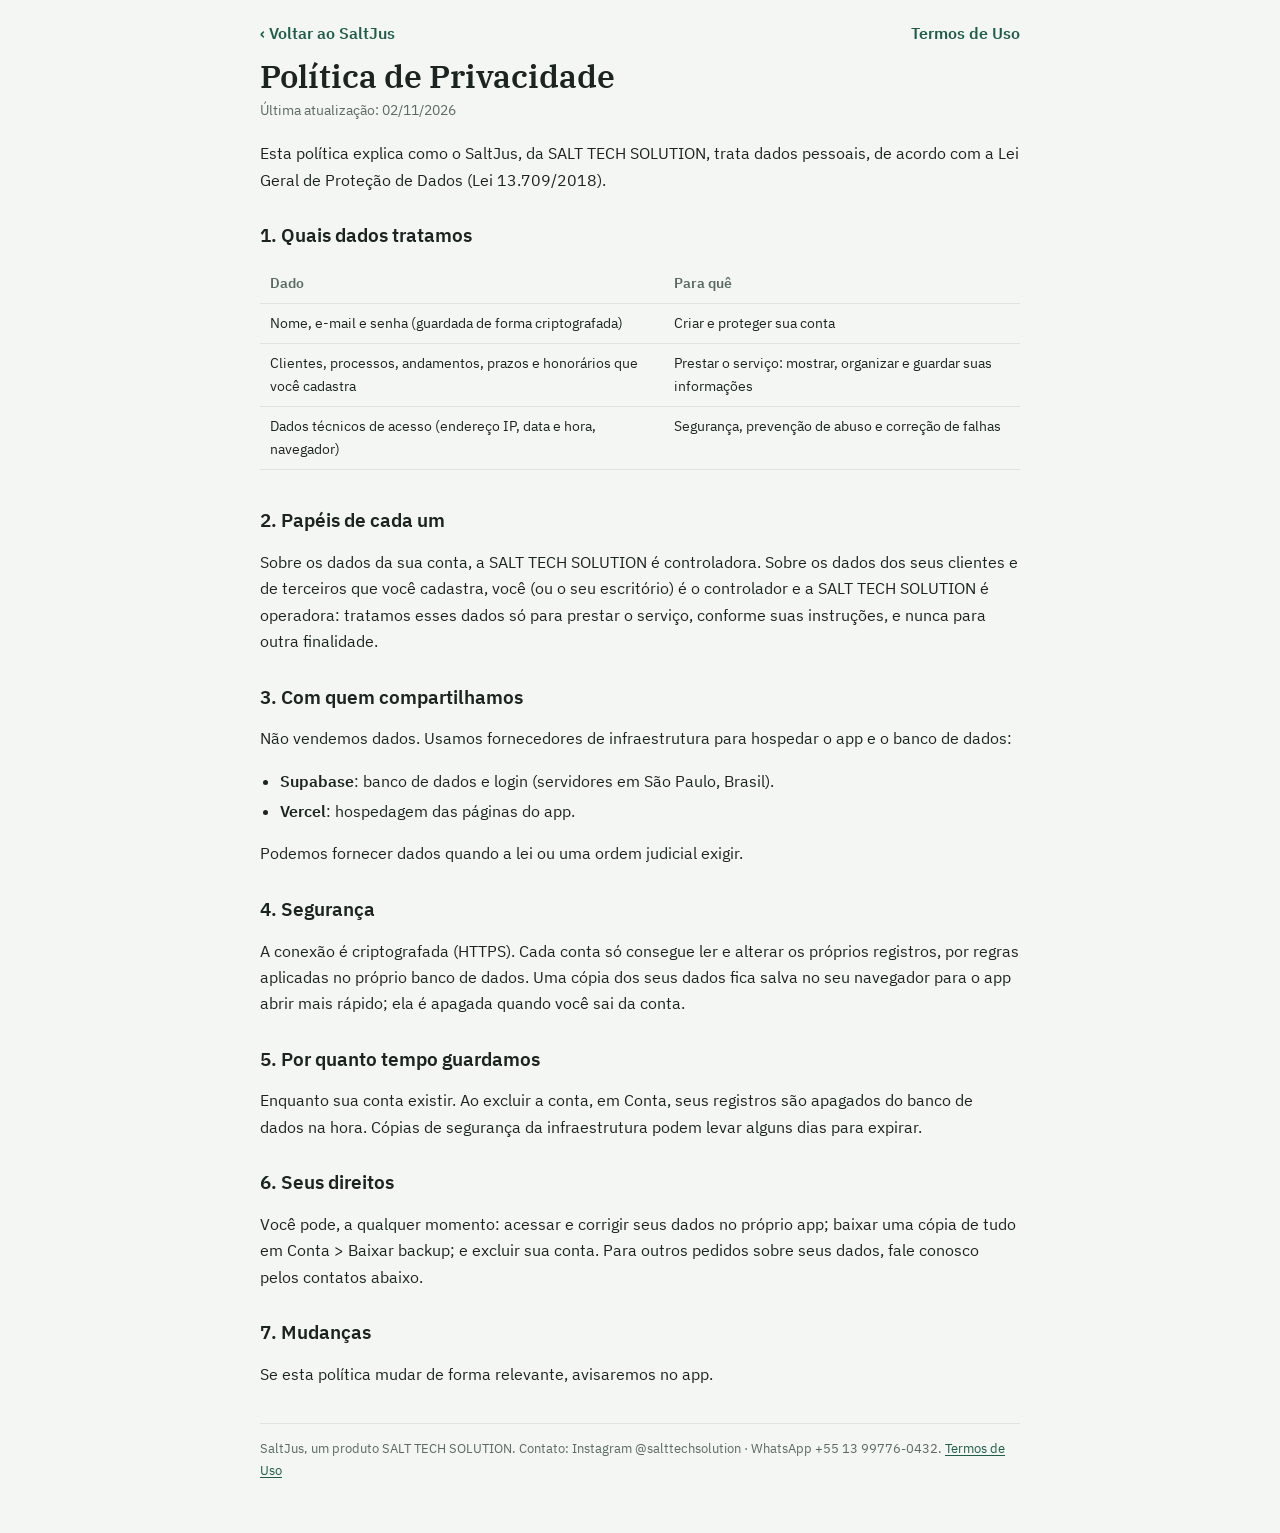
<file: privacidade.html>
<!DOCTYPE html>
<html lang="pt-BR">
<head>
<meta charset="utf-8">
<meta name="viewport" content="width=device-width, initial-scale=1, viewport-fit=cover">
<title>Política de Privacidade | SaltJus</title>
<link rel="icon" href="icons/favicon.ico" sizes="any">
<link rel="stylesheet" href="legal.css">
<script>try{var t=localStorage.getItem('jus_theme');if(t)document.documentElement.setAttribute('data-theme',t)}catch(e){}</script>
</head>
<body>
<main>
<div class="top"><a href="./">‹ Voltar ao SaltJus</a><a href="termos.html">Termos de Uso</a></div>
<h1>Política de Privacidade</h1>
<p class="upd">Última atualização: 02/11/2026</p>
<p>Esta política explica como o SaltJus, da SALT TECH SOLUTION, trata dados pessoais, de acordo com a Lei Geral de Proteção de Dados (Lei 13.709/2018).</p>

<h2>1. Quais dados tratamos</h2>
<div class="tw"><table>
<tr><th>Dado</th><th>Para quê</th></tr>
<tr><td>Nome, e-mail e senha (guardada de forma criptografada)</td><td>Criar e proteger sua conta</td></tr>
<tr><td>Clientes, processos, andamentos, prazos e honorários que você cadastra</td><td>Prestar o serviço: mostrar, organizar e guardar suas informações</td></tr>
<tr><td>Dados técnicos de acesso (endereço IP, data e hora, navegador)</td><td>Segurança, prevenção de abuso e correção de falhas</td></tr>
</table></div>

<h2>2. Papéis de cada um</h2>
<p>Sobre os dados da sua conta, a SALT TECH SOLUTION é controladora. Sobre os dados dos seus clientes e de terceiros que você cadastra, você (ou o seu escritório) é o controlador e a SALT TECH SOLUTION é operadora: tratamos esses dados só para prestar o serviço, conforme suas instruções, e nunca para outra finalidade.</p>

<h2>3. Com quem compartilhamos</h2>
<p>Não vendemos dados. Usamos fornecedores de infraestrutura para hospedar o app e o banco de dados:</p>
<ul>
<li><b>Supabase</b>: banco de dados e login (servidores em São Paulo, Brasil).</li>
<li><b>Vercel</b>: hospedagem das páginas do app.</li>
</ul>
<p>Podemos fornecer dados quando a lei ou uma ordem judicial exigir.</p>

<h2>4. Segurança</h2>
<p>A conexão é criptografada (HTTPS). Cada conta só consegue ler e alterar os próprios registros, por regras aplicadas no próprio banco de dados. Uma cópia dos seus dados fica salva no seu navegador para o app abrir mais rápido; ela é apagada quando você sai da conta.</p>

<h2>5. Por quanto tempo guardamos</h2>
<p>Enquanto sua conta existir. Ao excluir a conta, em Conta, seus registros são apagados do banco de dados na hora. Cópias de segurança da infraestrutura podem levar alguns dias para expirar.</p>

<h2>6. Seus direitos</h2>
<p>Você pode, a qualquer momento: acessar e corrigir seus dados no próprio app; baixar uma cópia de tudo em Conta &gt; Baixar backup; e excluir sua conta. Para outros pedidos sobre seus dados, fale conosco pelos contatos abaixo.</p>

<h2>7. Mudanças</h2>
<p>Se esta política mudar de forma relevante, avisaremos no app.</p>

<footer>SaltJus, um produto SALT TECH SOLUTION. Contato: Instagram @salttechsolution · WhatsApp +55 13 99776-0432. <a href="termos.html">Termos de Uso</a></footer>
</main>
</body>
</html>
</file>
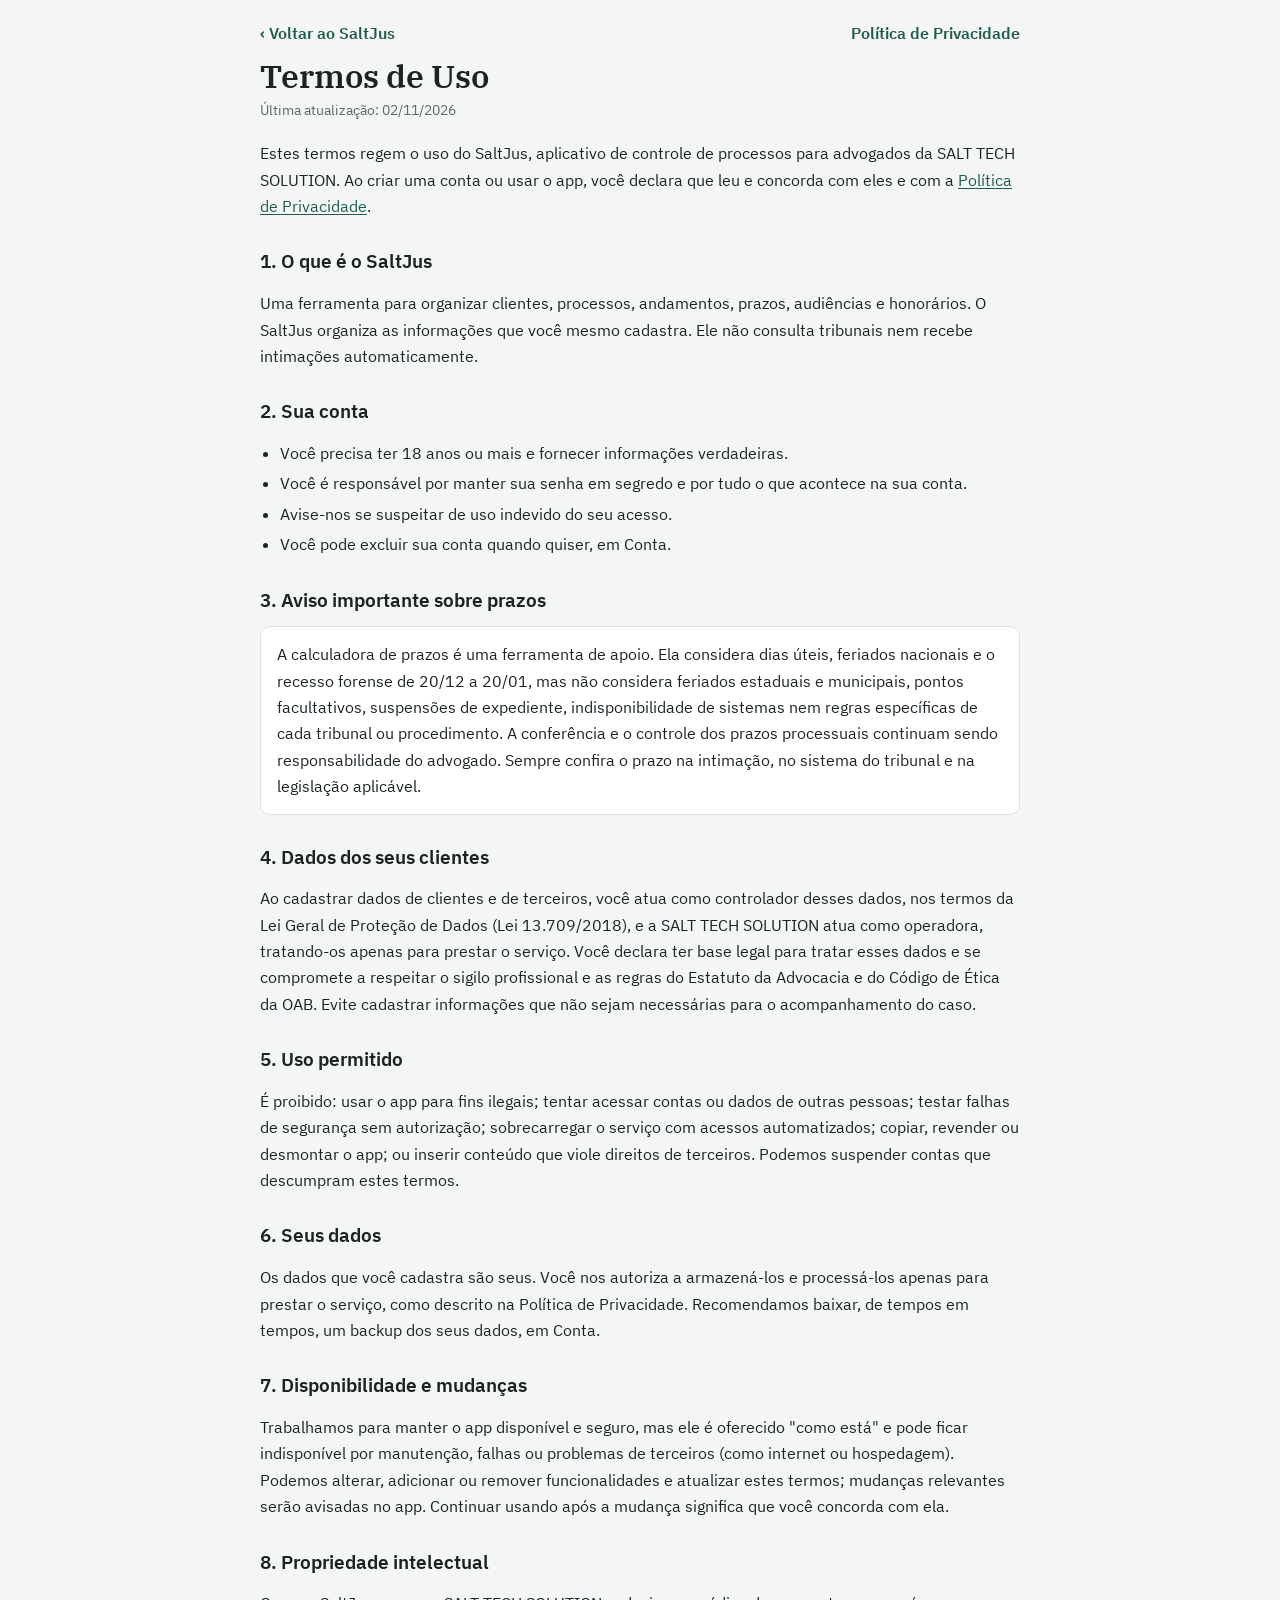
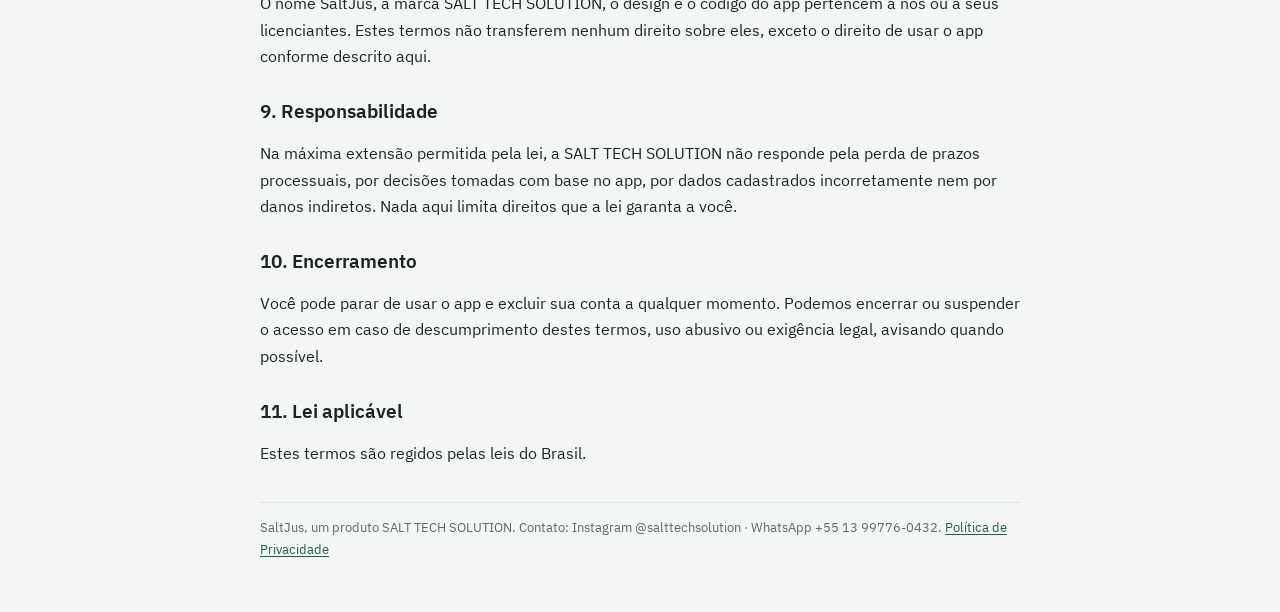
<file: termos.html>
<!DOCTYPE html>
<html lang="pt-BR">
<head>
<meta charset="utf-8">
<meta name="viewport" content="width=device-width, initial-scale=1, viewport-fit=cover">
<title>Termos de Uso | SaltJus</title>
<link rel="icon" href="icons/favicon.ico" sizes="any">
<link rel="stylesheet" href="legal.css">
<script>try{var t=localStorage.getItem('jus_theme');if(t)document.documentElement.setAttribute('data-theme',t)}catch(e){}</script>
</head>
<body>
<main>
<div class="top"><a href="./">‹ Voltar ao SaltJus</a><a href="privacidade.html">Política de Privacidade</a></div>
<h1>Termos de Uso</h1>
<p class="upd">Última atualização: 02/11/2026</p>
<p>Estes termos regem o uso do SaltJus, aplicativo de controle de processos para advogados da SALT TECH SOLUTION. Ao criar uma conta ou usar o app, você declara que leu e concorda com eles e com a <a href="privacidade.html">Política de Privacidade</a>.</p>

<h2>1. O que é o SaltJus</h2>
<p>Uma ferramenta para organizar clientes, processos, andamentos, prazos, audiências e honorários. O SaltJus organiza as informações que você mesmo cadastra. Ele não consulta tribunais nem recebe intimações automaticamente.</p>

<h2>2. Sua conta</h2>
<ul>
<li>Você precisa ter 18 anos ou mais e fornecer informações verdadeiras.</li>
<li>Você é responsável por manter sua senha em segredo e por tudo o que acontece na sua conta.</li>
<li>Avise-nos se suspeitar de uso indevido do seu acesso.</li>
<li>Você pode excluir sua conta quando quiser, em Conta.</li>
</ul>

<h2>3. Aviso importante sobre prazos</h2>
<div class="box">A calculadora de prazos é uma ferramenta de apoio. Ela considera dias úteis, feriados nacionais e o recesso forense de 20/12 a 20/01, mas não considera feriados estaduais e municipais, pontos facultativos, suspensões de expediente, indisponibilidade de sistemas nem regras específicas de cada tribunal ou procedimento. A conferência e o controle dos prazos processuais continuam sendo responsabilidade do advogado. Sempre confira o prazo na intimação, no sistema do tribunal e na legislação aplicável.</div>

<h2>4. Dados dos seus clientes</h2>
<p>Ao cadastrar dados de clientes e de terceiros, você atua como controlador desses dados, nos termos da Lei Geral de Proteção de Dados (Lei 13.709/2018), e a SALT TECH SOLUTION atua como operadora, tratando-os apenas para prestar o serviço. Você declara ter base legal para tratar esses dados e se compromete a respeitar o sigilo profissional e as regras do Estatuto da Advocacia e do Código de Ética da OAB. Evite cadastrar informações que não sejam necessárias para o acompanhamento do caso.</p>

<h2>5. Uso permitido</h2>
<p>É proibido: usar o app para fins ilegais; tentar acessar contas ou dados de outras pessoas; testar falhas de segurança sem autorização; sobrecarregar o serviço com acessos automatizados; copiar, revender ou desmontar o app; ou inserir conteúdo que viole direitos de terceiros. Podemos suspender contas que descumpram estes termos.</p>

<h2>6. Seus dados</h2>
<p>Os dados que você cadastra são seus. Você nos autoriza a armazená-los e processá-los apenas para prestar o serviço, como descrito na Política de Privacidade. Recomendamos baixar, de tempos em tempos, um backup dos seus dados, em Conta.</p>

<h2>7. Disponibilidade e mudanças</h2>
<p>Trabalhamos para manter o app disponível e seguro, mas ele é oferecido "como está" e pode ficar indisponível por manutenção, falhas ou problemas de terceiros (como internet ou hospedagem). Podemos alterar, adicionar ou remover funcionalidades e atualizar estes termos; mudanças relevantes serão avisadas no app. Continuar usando após a mudança significa que você concorda com ela.</p>

<h2>8. Propriedade intelectual</h2>
<p>O nome SaltJus, a marca SALT TECH SOLUTION, o design e o código do app pertencem a nós ou a seus licenciantes. Estes termos não transferem nenhum direito sobre eles, exceto o direito de usar o app conforme descrito aqui.</p>

<h2>9. Responsabilidade</h2>
<p>Na máxima extensão permitida pela lei, a SALT TECH SOLUTION não responde pela perda de prazos processuais, por decisões tomadas com base no app, por dados cadastrados incorretamente nem por danos indiretos. Nada aqui limita direitos que a lei garanta a você.</p>

<h2>10. Encerramento</h2>
<p>Você pode parar de usar o app e excluir sua conta a qualquer momento. Podemos encerrar ou suspender o acesso em caso de descumprimento destes termos, uso abusivo ou exigência legal, avisando quando possível.</p>

<h2>11. Lei aplicável</h2>
<p>Estes termos são regidos pelas leis do Brasil.</p>

<footer>SaltJus, um produto SALT TECH SOLUTION. Contato: Instagram @salttechsolution · WhatsApp +55 13 99776-0432. <a href="privacidade.html">Política de Privacidade</a></footer>
</main>
</body>
</html>
</file>
<file: legal.css>
:root{--bg:#f4f6f4;--card:#fff;--tx:#1b2420;--mut:#5b6a63;--bd:#dde4e0;--ac:#1f5c4a;color-scheme:light}
@media (prefers-color-scheme:dark){:root:not([data-theme="light"]){--bg:#111614;--card:#19201d;--tx:#e5ebe8;--mut:#98a69f;--bd:#2a3430;--ac:#72c4a4;color-scheme:dark}}
:root[data-theme="dark"]{--bg:#111614;--card:#19201d;--tx:#e5ebe8;--mut:#98a69f;--bd:#2a3430;--ac:#72c4a4;color-scheme:dark}
@font-face{font-family:"IBM Plex Sans";font-weight:400;src:url(fonts/ibm-plex-sans-latin-400-normal.woff2) format("woff2")}
@font-face{font-family:"IBM Plex Sans";font-weight:600;src:url(fonts/ibm-plex-sans-latin-600-normal.woff2) format("woff2")}
@font-face{font-family:"IBM Plex Serif";font-weight:600;src:url(fonts/ibm-plex-serif-latin-600-normal.woff2) format("woff2")}
*{box-sizing:border-box}
body{margin:0;background:var(--bg);color:var(--tx);font:16px/1.65 "IBM Plex Sans",system-ui,sans-serif;padding:env(safe-area-inset-top,0) 16px calc(32px + env(safe-area-inset-bottom,0))}
main{max-width:760px;margin:0 auto;padding:20px 0}
a{color:var(--ac);text-underline-offset:2px}
.top{display:flex;justify-content:space-between;align-items:center;gap:12px;margin-bottom:8px;flex-wrap:wrap}
.top a{font-weight:600;text-decoration:none}
h1{font:600 32px/1.15 "IBM Plex Serif",Georgia,serif;margin:12px 0 4px}
h2{font:600 19px/1.3 "IBM Plex Sans",system-ui,sans-serif;margin:30px 0 8px}
.upd{color:var(--mut);font-size:14px;margin:0 0 18px}
.box{background:var(--card);border:1px solid var(--bd);border-radius:10px;padding:14px 16px;margin:14px 0}
ul{padding-left:20px}li{margin:4px 0}
table{width:100%;border-collapse:collapse;font-size:14px;margin:8px 0}
th,td{text-align:left;padding:8px 10px;border-bottom:1px solid var(--bd);vertical-align:top}
th{color:var(--mut);font-weight:600}
.tw{overflow-x:auto}
footer{color:var(--mut);font-size:13px;margin-top:36px;border-top:1px solid var(--bd);padding-top:14px}
</file>
